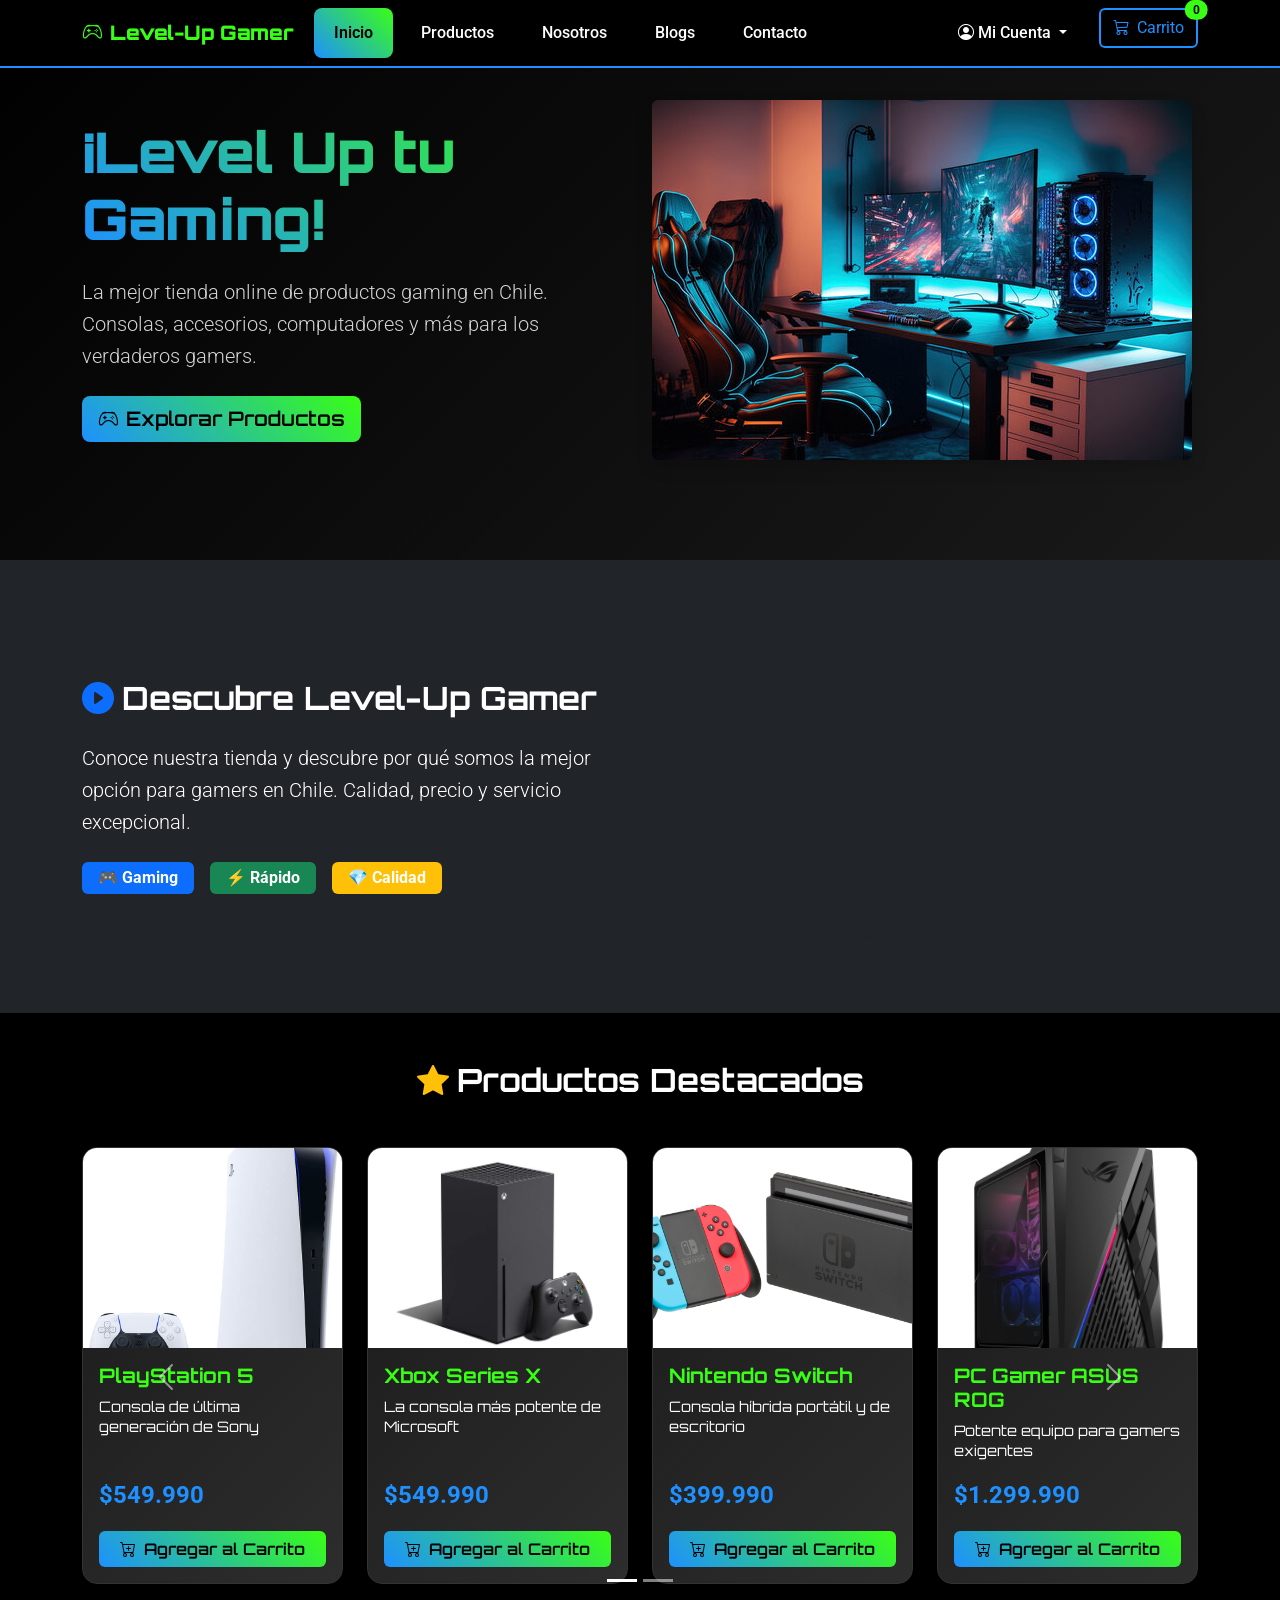
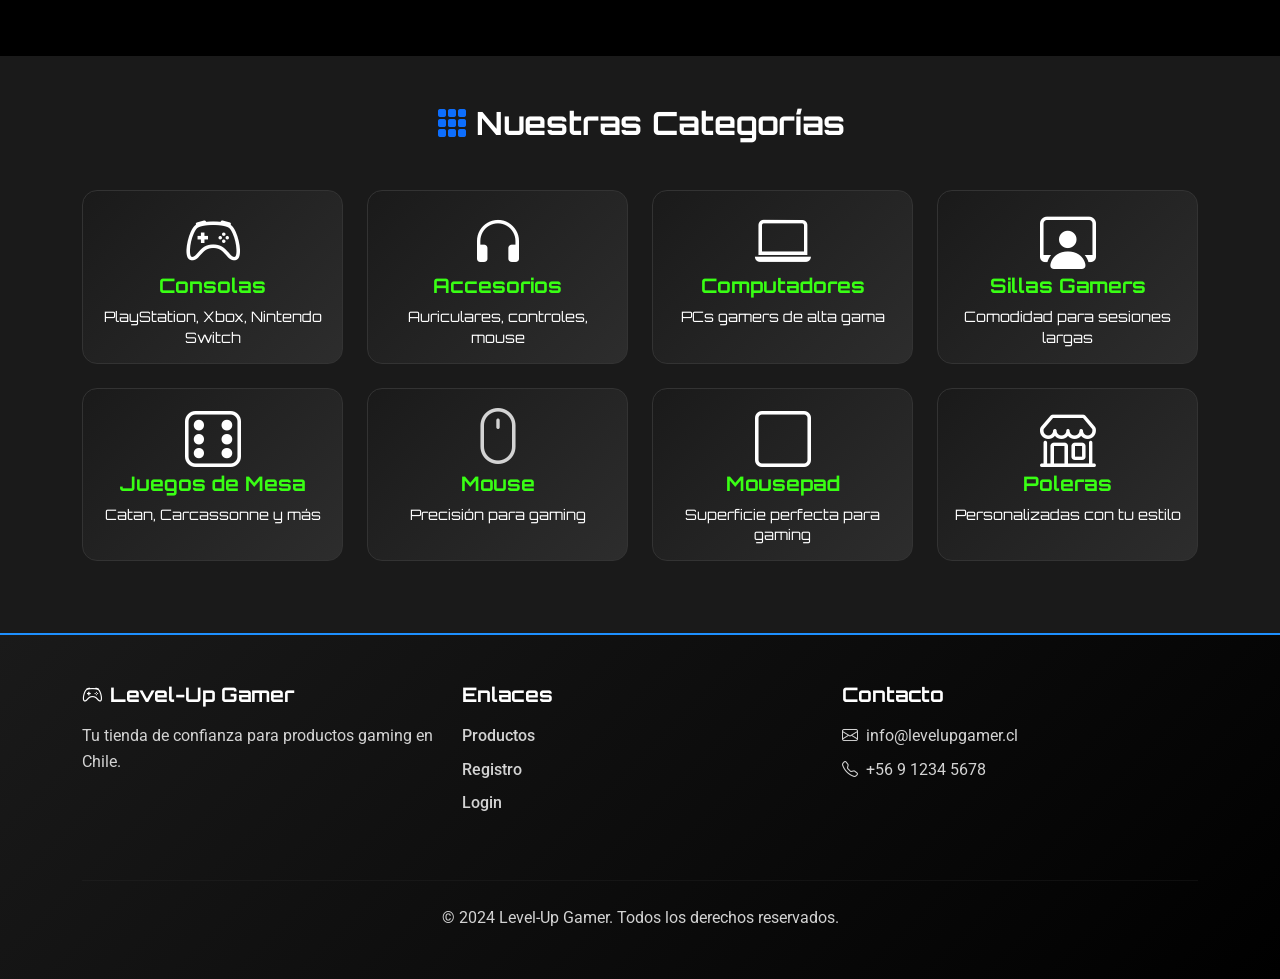
<file: Html/index.html>
<!DOCTYPE html>
<html lang="es">

<head>
    <meta charset="UTF-8">
    <meta name="viewport" content="width=device-width, initial-scale=1.0">
    <title>Level-Up Gamer - Tu Tienda Gaming</title>

    <!-- Favicon -->
    <link rel="icon"
        href="data:image/svg+xml,<svg xmlns='http://www.w3.org/2000/svg' viewBox='0 0 100 100'><text y='.9em' font-size='90'>🎮</text></svg>">

    <!-- Bootstrap 5 CSS -->
    <link href="https://cdn.jsdelivr.net/npm/bootstrap@5.3.0/dist/css/bootstrap.min.css" rel="stylesheet">
    <!-- Bootstrap Icons -->
    <link rel="stylesheet" href="https://cdn.jsdelivr.net/npm/bootstrap-icons@1.10.0/font/bootstrap-icons.css">
    <!-- Custom CSS -->
    <link rel="stylesheet" href="../Css/style.css">
</head>

<body>
    <!-- Navbar -->
    <nav class="navbar navbar-expand-lg navbar-dark navbar-custom fixed-top">
        <div class="container">
            <a class="navbar-brand" href="index.html">
                <i class="bi bi-controller me-2"></i>Level-Up Gamer
            </a>

            <button class="navbar-toggler" type="button" data-bs-toggle="collapse" data-bs-target="#navbarNav">
                <span class="navbar-toggler-icon"></span>
            </button>

            <div class="collapse navbar-collapse" id="navbarNav">
                <ul class="navbar-nav me-auto">
                    <li class="nav-item">
                        <a class="nav-link active" href="index.html">Inicio</a>
                    </li>
                    <li class="nav-item">
                        <a class="nav-link" href="productos.html">Productos</a>
                    </li>
                    <li class="nav-item">
                        <a class="nav-link" href="nosotros.html">Nosotros</a>
                    </li>
                    <li class="nav-item">
                        <a class="nav-link" href="blogs.html">Blogs</a>
                    </li>
                    <li class="nav-item">
                        <a class="nav-link" href="contacto.html">Contacto</a>
                    </li>
                </ul>

                <ul class="navbar-nav">
                    <li class="nav-item dropdown me-2">
                        <a class="nav-link dropdown-toggle text-white" href="#" id="authDropdown" role="button"
                            data-bs-toggle="dropdown">
                            <i class="bi bi-person-circle me-1"></i>Mi Cuenta
                        </a>
                        <ul class="dropdown-menu dropdown-menu-dark">
                            <li><a class="dropdown-item text-white" href="login.html"><i
                                        class="bi bi-box-arrow-in-right me-2"></i>Login</a></li>
                            <li><a class="dropdown-item text-white" href="registro.html"><i
                                        class="bi bi-person-plus me-2"></i>Registro</a></li>
                            <li>
                                <hr class="dropdown-divider">
                            </li>
                            <li><a class="dropdown-item text-warning" href="admin/index.html"><i
                                        class="bi bi-gear me-2"></i>Panel Administrativo</a></li>
                        </ul>
                    </li>
                    <li class="nav-item">
                        <button class="btn btn-outline-gamer position-relative" data-bs-toggle="modal"
                            data-bs-target="#cartModal">
                            <i class="bi bi-cart3 me-2"></i>Carrito
                            <span
                                class="position-absolute top-0 start-100 translate-middle badge rounded-pill cart-badge"
                                id="cartCount">0</span>
                        </button>
                    </li>
                </ul>
            </div>
        </div>
    </nav>

    <!-- Hero Section -->
    <section class="hero-section">
        <div class="container">
            <div class="row align-items-center">
                <div class="col-lg-6">
                    <h1 class="hero-title mb-4">¡Level Up tu Gaming!</h1>
                    <p class="lead text-secondary mb-4">La mejor tienda online de productos gaming en Chile. Consolas,
                        accesorios, computadores y más para los verdaderos gamers.</p>
                    <a href="productos.html" class="btn btn-gamer btn-lg">
                        <i class="bi bi-controller me-2"></i>Explorar Productos
                    </a>
                </div>
                <div class="col-lg-6">
                    <img src="../img/setup-gamer.jpg" alt="Gaming Setup" class="img-fluid rounded shadow">
                </div>
            </div>
        </div>
    </section>

    <!-- Video Promocional -->
    <section class="py-5 bg-dark">
        <div class="container">
            <div class="row align-items-center">
                <div class="col-lg-6">
                    <h2 class="text-white mb-4">
                        <i class="bi bi-play-circle-fill text-primary me-2"></i>Descubre Level-Up Gamer
                    </h2>
                    <p class="lead text-white mb-4">
                        Conoce nuestra tienda y descubre por qué somos la mejor opción para gamers en Chile.
                        Calidad, precio y servicio excepcional.
                    </p>
                    <div class="d-flex gap-3">
                        <span class="badge bg-primary fs-6 px-3 py-2">🎮 Gaming</span>
                        <span class="badge bg-success fs-6 px-3 py-2">⚡ Rápido</span>
                        <span class="badge bg-warning fs-6 px-3 py-2">💎 Calidad</span>
                    </div>
                </div>
                <div class="col-lg-6">
                    <div class="ratio ratio-16x9">
                        <iframe src="https://www.youtube.com/embed/dQw4w9WgXcQ?si=example"
                            title="Level-Up Gamer - Video Promocional" allowfullscreen>
                        </iframe>
                    </div>
                    <p class="text-muted text-center mt-2">
                        <small>Video promocional de Level-Up Gamer</small>
                    </p>
                </div>
            </div>
        </div>
    </section>

    <!-- Productos Destacados -->
    <section class="py-5">
        <div class="container">
            <h2 class="text-center mb-5">
                <i class="bi bi-star-fill text-warning me-2"></i>Productos Destacados
            </h2>

            <!-- Carrusel de Productos -->
            <div id="productsCarousel" class="carousel slide" data-bs-ride="carousel" data-bs-interval="4000">
                <div class="carousel-inner">
                    <!-- Slide 1 -->
                    <div class="carousel-item active">
                        <div class="row">
                            <div class="col-lg-3 col-md-6 mb-4">
                                <div class="card product-card h-100">
                                    <img src="../img/playstation5.jpg" class="card-img-top" alt="PlayStation 5"
                                        style="height: 200px; object-fit: cover;">
                                    <div class="card-body d-flex flex-column">
                                        <h5 class="card-title">PlayStation 5</h5>
                                        <p class="card-text">Consola de última generación de Sony</p>
                                        <div class="mt-auto">
                                            <div class="product-price mb-3">$549.990</div>
                                            <button class="btn btn-gamer w-100"
                                                onclick="addToCart('CO001', 'PlayStation 5', 549990, '../img/playstation5.jpg', 'Consolas')">
                                                <i class="bi bi-cart-plus me-2"></i>Agregar al Carrito
                                            </button>
                                        </div>
                                    </div>
                                </div>
                            </div>

                            <div class="col-lg-3 col-md-6 mb-4">
                                <div class="card product-card h-100">
                                    <img src="../img/xboxseriesx.jpg" class="card-img-top" alt="Xbox Series X"
                                        style="height: 200px; object-fit: cover;">
                                    <div class="card-body d-flex flex-column">
                                        <h5 class="card-title">Xbox Series X</h5>
                                        <p class="card-text">La consola más potente de Microsoft</p>
                                        <div class="mt-auto">
                                            <div class="product-price mb-3">$549.990</div>
                                            <button class="btn btn-gamer w-100"
                                                onclick="addToCart('CO002', 'Xbox Series X', 549990, '../img/xboxseriesx.jpg', 'Consolas')">
                                                <i class="bi bi-cart-plus me-2"></i>Agregar al Carrito
                                            </button>
                                        </div>
                                    </div>
                                </div>
                            </div>

                            <div class="col-lg-3 col-md-6 mb-4">
                                <div class="card product-card h-100">
                                    <img src="../img/nitendo-switch.jpg" class="card-img-top" alt="Nintendo Switch"
                                        style="height: 200px; object-fit: cover;">
                                    <div class="card-body d-flex flex-column">
                                        <h5 class="card-title">Nintendo Switch</h5>
                                        <p class="card-text">Consola híbrida portátil y de escritorio</p>
                                        <div class="mt-auto">
                                            <div class="product-price mb-3">$399.990</div>
                                            <button class="btn btn-gamer w-100"
                                                onclick="addToCart('CO003', 'Nintendo Switch', 399990, '../img/nitendo-switch.jpg', 'Consolas')">
                                                <i class="bi bi-cart-plus me-2"></i>Agregar al Carrito
                                            </button>
                                        </div>
                                    </div>
                                </div>
                            </div>

                            <div class="col-lg-3 col-md-6 mb-4">
                                <div class="card product-card h-100">
                                    <img src="../img/rogstrix.jpg" class="card-img-top" alt="PC Gamer"
                                        style="height: 200px; object-fit: cover;">
                                    <div class="card-body d-flex flex-column">
                                        <h5 class="card-title">PC Gamer ASUS ROG</h5>
                                        <p class="card-text">Potente equipo para gamers exigentes</p>
                                        <div class="mt-auto">
                                            <div class="product-price mb-3">$1.299.990</div>
                                            <button class="btn btn-gamer w-100"
                                                onclick="addToCart('CG001', 'PC Gamer ASUS ROG', 1299990, '../img/rogstrix.jpg', 'Computadores Gamers')">
                                                <i class="bi bi-cart-plus me-2"></i>Agregar al Carrito
                                            </button>
                                        </div>
                                    </div>
                                </div>
                            </div>
                        </div>
                    </div>

                    <!-- Slide 2 -->
                    <div class="carousel-item">
                        <div class="row">
                            <div class="col-lg-3 col-md-6 mb-4">
                                <div class="card product-card h-100">
                                    <img src="../img/hyperx_cloud.jpg" class="card-img-top" alt="Auriculares Gaming"
                                        style="height: 200px; object-fit: cover;">
                                    <div class="card-body d-flex flex-column">
                                        <h5 class="card-title">Auriculares HyperX Cloud II</h5>
                                        <p class="card-text">Sonido envolvente de calidad profesional</p>
                                        <div class="mt-auto">
                                            <div class="product-price mb-3">$79.990</div>
                                            <button class="btn btn-gamer w-100"
                                                onclick="addToCart('AC002', 'Auriculares HyperX Cloud II', 79990, '../img/hyperx_cloud.jpg', 'Accesorios')">
                                                <i class="bi bi-cart-plus me-2"></i>Agregar al Carrito
                                            </button>
                                        </div>
                                    </div>
                                </div>
                            </div>

                            <div class="col-lg-3 col-md-6 mb-4">
                                <div class="card product-card h-100">
                                    <img src="../img/sillagamersecretlab.jpg" class="card-img-top" alt="Silla Gamer"
                                        style="height: 200px; object-fit: cover;">
                                    <div class="card-body d-flex flex-column">
                                        <h5 class="card-title">Silla Gamer Secretlab Titan</h5>
                                        <p class="card-text">Máximo confort para sesiones largas</p>
                                        <div class="mt-auto">
                                            <div class="product-price mb-3">$349.990</div>
                                            <button class="btn btn-gamer w-100"
                                                onclick="addToCart('SG001', 'Silla Gamer Secretlab Titan', 349990, '../img/sillagamersecretlab.jpg', 'Sillas Gamers')">
                                                <i class="bi bi-cart-plus me-2"></i>Agregar al Carrito
                                            </button>
                                        </div>
                                    </div>
                                </div>
                            </div>

                            <div class="col-lg-3 col-md-6 mb-4">
                                <div class="card product-card h-100">
                                    <img src="../img/g502-heroe.jpg" class="card-img-top" alt="Mouse Gaming"
                                        style="height: 200px; object-fit: cover;">
                                    <div class="card-body d-flex flex-column">
                                        <h5 class="card-title">Mouse Logitech G502 HERO</h5>
                                        <p class="card-text">Precisión y personalización para gamers</p>
                                        <div class="mt-auto">
                                            <div class="product-price mb-3">$49.990</div>
                                            <button class="btn btn-gamer w-100"
                                                onclick="addToCart('MS001', 'Mouse Logitech G502 HERO', 49990, '../img/g502-heroe.jpg', 'Mouse')">
                                                <i class="bi bi-cart-plus me-2"></i>Agregar al Carrito
                                            </button>
                                        </div>
                                    </div>
                                </div>
                            </div>

                            <div class="col-lg-3 col-md-6 mb-4">
                                <div class="card product-card h-100">
                                    <img src="../img/rogstrix.jpg" class="card-img-top" alt="PC Gamer"
                                        style="height: 200px; object-fit: cover;">
                                    <div class="card-body d-flex flex-column">
                                        <h5 class="card-title">PC Gamer ASUS ROG Strix</h5>
                                        <p class="card-text">Potente equipo para gamers exigentes</p>
                                        <div class="mt-auto">
                                            <div class="product-price mb-3">$1.299.990</div>
                                            <button class="btn btn-gamer w-100"
                                                onclick="addToCart('CG001', 'PC Gamer ASUS ROG Strix', 1299990, '../img/rogstrix.jpg', 'Computadores Gamers')">
                                                <i class="bi bi-cart-plus me-2"></i>Agregar al Carrito
                                            </button>
                                        </div>
                                    </div>
                                </div>
                            </div>
                        </div>
                    </div>
                </div>

                <!-- Controles del carrusel -->
                <button class="carousel-control-prev" type="button" data-bs-target="#productsCarousel"
                    data-bs-slide="prev">
                    <span class="carousel-control-prev-icon" aria-hidden="true"></span>
                    <span class="visually-hidden">Anterior</span>
                </button>
                <button class="carousel-control-next" type="button" data-bs-target="#productsCarousel"
                    data-bs-slide="next">
                    <span class="carousel-control-next-icon" aria-hidden="true"></span>
                    <span class="visually-hidden">Siguiente</span>
                </button>

                <!-- Indicadores -->
                <div class="carousel-indicators">
                    <button type="button" data-bs-target="#productsCarousel" data-bs-slide-to="0"
                        class="active"></button>
                    <button type="button" data-bs-target="#productsCarousel" data-bs-slide-to="1"></button>
                </div>
            </div>
        </div>
    </section>

    <!-- Categorías -->
    <section class="py-5" style="background: #1a1a1a;">
        <div class="container">
            <h2 class="text-center mb-5">
                <i class="bi bi-grid-3x3-gap-fill text-primary me-2"></i>Nuestras Categorías
            </h2>

            <div class="row">
                <div class="col-lg-3 col-md-4 col-sm-6 mb-4">
                    <div class="card product-card text-center h-100 category-card"
                        onclick="filterByCategory('Consolas')" style="cursor: pointer;">
                        <div class="card-body">
                            <i class="bi bi-controller display-4 text-primary mb-3"></i>
                            <h5 class="card-title">Consolas</h5>
                            <p class="card-text">PlayStation, Xbox, Nintendo Switch</p>
                        </div>
                    </div>
                </div>

                <div class="col-lg-3 col-md-4 col-sm-6 mb-4">
                    <div class="card product-card text-center h-100 category-card"
                        onclick="filterByCategory('Accesorios')" style="cursor: pointer;">
                        <div class="card-body">
                            <i class="bi bi-headphones display-4 text-success mb-3"></i>
                            <h5 class="card-title">Accesorios</h5>
                            <p class="card-text">Auriculares, controles, mouse</p>
                        </div>
                    </div>
                </div>

                <div class="col-lg-3 col-md-4 col-sm-6 mb-4">
                    <div class="card product-card text-center h-100 category-card"
                        onclick="filterByCategory('Computadores Gamers')" style="cursor: pointer;">
                        <div class="card-body">
                            <i class="bi bi-laptop display-4 text-warning mb-3"></i>
                            <h5 class="card-title">Computadores</h5>
                            <p class="card-text">PCs gamers de alta gama</p>
                        </div>
                    </div>
                </div>

                <div class="col-lg-3 col-md-4 col-sm-6 mb-4">
                    <div class="card product-card text-center h-100 category-card"
                        onclick="filterByCategory('Sillas Gamers')" style="cursor: pointer;">
                        <div class="card-body">
                            <i class="bi bi-person-workspace display-4 text-info mb-3"></i>
                            <h5 class="card-title">Sillas Gamers</h5>
                            <p class="card-text">Comodidad para sesiones largas</p>
                        </div>
                    </div>
                </div>

                <div class="col-lg-3 col-md-4 col-sm-6 mb-4">
                    <div class="card product-card text-center h-100 category-card"
                        onclick="filterByCategory('Juegos de Mesa')" style="cursor: pointer;">
                        <div class="card-body">
                            <i class="bi bi-dice-6 display-4 text-danger mb-3"></i>
                            <h5 class="card-title">Juegos de Mesa</h5>
                            <p class="card-text">Catan, Carcassonne y más</p>
                        </div>
                    </div>
                </div>

                <div class="col-lg-3 col-md-4 col-sm-6 mb-4">
                    <div class="card product-card text-center h-100 category-card" onclick="filterByCategory('Mouse')"
                        style="cursor: pointer;">
                        <div class="card-body">
                            <i class="bi bi-mouse display-4 text-secondary mb-3"></i>
                            <h5 class="card-title">Mouse</h5>
                            <p class="card-text">Precisión para gaming</p>
                        </div>
                    </div>
                </div>

                <div class="col-lg-3 col-md-4 col-sm-6 mb-4">
                    <div class="card product-card text-center h-100 category-card"
                        onclick="filterByCategory('Mousepad')" style="cursor: pointer;">
                        <div class="card-body">
                            <i class="bi bi-square display-4 text-light mb-3"></i>
                            <h5 class="card-title">Mousepad</h5>
                            <p class="card-text">Superficie perfecta para gaming</p>
                        </div>
                    </div>
                </div>

                <div class="col-lg-3 col-md-4 col-sm-6 mb-4">
                    <div class="card product-card text-center h-100 category-card"
                        onclick="filterByCategory('Poleras Personalizadas')" style="cursor: pointer;">
                        <div class="card-body">
                            <i class="bi bi-shop display-4 text-primary mb-3"></i>
                            <h5 class="card-title">Poleras</h5>
                            <p class="card-text">Personalizadas con tu estilo</p>
                        </div>
                    </div>
                </div>
            </div>
        </div>
    </section>

    <!-- Footer -->
    <footer class="footer-custom py-5">
        <div class="container">
            <div class="row">
                <div class="col-lg-4 mb-4">
                    <h5 class="fw-bold mb-3">
                        <i class="bi bi-controller me-2"></i>Level-Up Gamer
                    </h5>
                    <p class="text-secondary">Tu tienda de confianza para productos gaming en Chile.</p>
                </div>
                <div class="col-lg-4 mb-4">
                    <h5 class="fw-bold mb-3">Enlaces</h5>
                    <ul class="list-unstyled">
                        <li class="mb-2"><a href="productos.html"
                                class="text-secondary text-decoration-none">Productos</a></li>
                        <li class="mb-2"><a href="registro.html"
                                class="text-secondary text-decoration-none">Registro</a></li>
                        <li class="mb-2"><a href="login.html" class="text-secondary text-decoration-none">Login</a></li>
                    </ul>
                </div>
                <div class="col-lg-4 mb-4">
                    <h5 class="fw-bold mb-3">Contacto</h5>
                    <p class="text-secondary mb-2">
                        <i class="bi bi-envelope me-2"></i>info@levelupgamer.cl
                    </p>
                    <p class="text-secondary">
                        <i class="bi bi-telephone me-2"></i>+56 9 1234 5678
                    </p>
                </div>
            </div>
            <hr class="my-4" style="border-color: #333;">
            <div class="row">
                <div class="col-12 text-center">
                    <p class="text-secondary mb-0">&copy; 2024 Level-Up Gamer. Todos los derechos reservados.</p>
                </div>
            </div>
        </div>
    </footer>

    <!-- Cart Modal -->
    <div class="modal fade" id="cartModal" tabindex="-1">
        <div class="modal-dialog modal-lg">
            <div class="modal-content" style="background: #1a1a1a; color: white;">
                <div class="modal-header border-secondary">
                    <h5 class="modal-title">
                        <i class="bi bi-cart3 me-2"></i>Carrito de Compras
                    </h5>
                    <button type="button" class="btn-close btn-close-white" data-bs-dismiss="modal"></button>
                </div>
                <div class="modal-body">
                    <div id="cartContent">
                        <!-- Los items del carrito se cargarán dinámicamente -->
                    </div>
                </div>
            </div>
        </div>
    </div>

    <!-- Bootstrap 5 JS -->
    <script src="https://cdn.jsdelivr.net/npm/bootstrap@5.3.0/dist/js/bootstrap.bundle.min.js"></script>
    <!-- Custom JS -->
    <script src="../js/cart.js"></script>

    <script>
        // Función para filtrar por categoría
        function filterByCategory(category) {
            // Redirigir a la página de productos con filtro
            window.location.href = `productos.html?category=${encodeURIComponent(category)}`;
        }

        // Agregar estilos para las categorías
        document.addEventListener('DOMContentLoaded', function () {
            const categoryCards = document.querySelectorAll('.category-card');
            categoryCards.forEach(card => {
                card.addEventListener('mouseenter', function () {
                    this.style.transform = 'translateY(-5px)';
                    this.style.boxShadow = '0 10px 25px rgba(30, 144, 255, 0.3)';
                });

                card.addEventListener('mouseleave', function () {
                    this.style.transform = 'translateY(0)';
                    this.style.boxShadow = '0 5px 15px rgba(0, 0, 0, 0.3)';
                });
            });
        });
    </script>
</body>

</html>
</file>
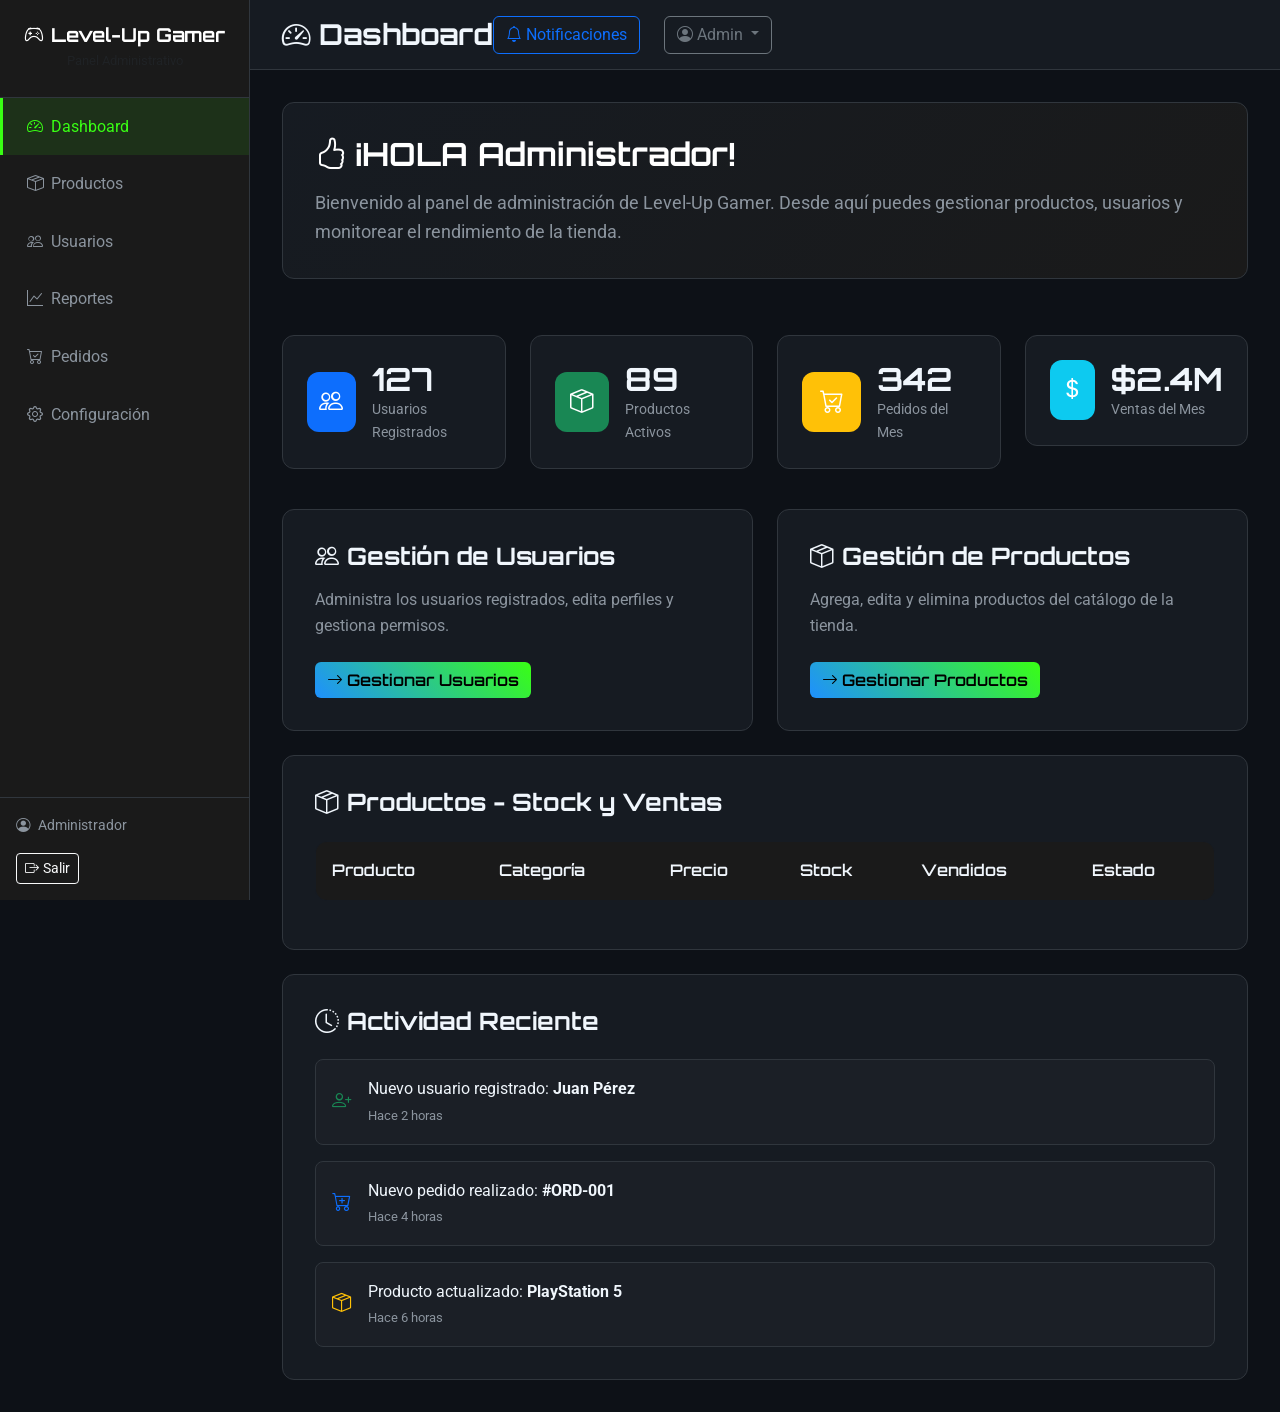
<file: Html/admin/index.html>
<!DOCTYPE html>
<html lang="es">
<head>
    <meta charset="UTF-8">
    <meta name="viewport" content="width=device-width, initial-scale=1.0">
    <title>Administrador - Level-Up Gamer</title>
    
    <!-- Favicon -->
    <link rel="icon" href="data:image/svg+xml,<svg xmlns='http://www.w3.org/2000/svg' viewBox='0 0 100 100'><text y='.9em' font-size='90'>🎮</text></svg>">
    
    <!-- Bootstrap 5 CSS -->
    <link href="https://cdn.jsdelivr.net/npm/bootstrap@5.3.0/dist/css/bootstrap.min.css" rel="stylesheet">
    <!-- Bootstrap Icons -->
    <link rel="stylesheet" href="https://cdn.jsdelivr.net/npm/bootstrap-icons@1.10.0/font/bootstrap-icons.css">
    <!-- Custom CSS -->
    <link rel="stylesheet" href="../../Css/style.css">
    <link rel="stylesheet" href="../../Css/admin.css">
</head>
<body class="admin-body">
    <!-- Sidebar -->
    <nav class="sidebar">
        <div class="sidebar-header">
            <h4 class="text-white">
                <i class="bi bi-controller me-2"></i>Level-Up Gamer
            </h4>
            <small class="text-muted">Panel Administrativo</small>
        </div>
        
        <ul class="sidebar-menu">
            <li class="menu-item active">
                <a href="index.html" class="menu-link">
                    <i class="bi bi-speedometer2 me-2"></i>Dashboard
                </a>
            </li>
            <li class="menu-item">
                <a href="../productos.html" class="menu-link">
                    <i class="bi bi-box-seam me-2"></i>Productos
                </a>
            </li>
            <li class="menu-item">
                <a href="usuarios.html" class="menu-link">
                    <i class="bi bi-people me-2"></i>Usuarios
                </a>
            </li>
            <li class="menu-item">
                <a href="#" class="menu-link">
                    <i class="bi bi-graph-up me-2"></i>Reportes
                </a>
            </li>
            <li class="menu-item">
                <a href="#" class="menu-link">
                    <i class="bi bi-cart-check me-2"></i>Pedidos
                </a>
            </li>
            <li class="menu-item">
                <a href="#" class="menu-link">
                    <i class="bi bi-gear me-2"></i>Configuración
                </a>
            </li>
        </ul>
        
        <div class="sidebar-footer">
            <div class="user-info">
                <i class="bi bi-person-circle me-2"></i>
                <span>Administrador</span>
            </div>
            <a href="../index.html" class="btn btn-outline-light btn-sm">
                <i class="bi bi-box-arrow-right me-1"></i>Salir
            </a>
        </div>
    </nav>

    <!-- Main Content -->
    <main class="main-content">
        <!-- Header -->
        <header class="admin-header">
            <div class="d-flex justify-content-between align-items-center">
                <h1 class="admin-title">
                    <i class="bi bi-speedometer2 me-2"></i>Dashboard
                </h1>
                <div class="header-actions">
                    <button class="btn btn-outline-primary me-2">
                        <i class="bi bi-bell me-1"></i>Notificaciones
                    </button>
                    <div class="dropdown">
                        <button class="btn btn-outline-secondary dropdown-toggle" type="button" data-bs-toggle="dropdown">
                            <i class="bi bi-person-circle me-1"></i>Admin
                        </button>
                        <ul class="dropdown-menu">
                            <li><a class="dropdown-item" href="#"><i class="bi bi-person me-2"></i>Perfil</a></li>
                            <li><a class="dropdown-item" href="#"><i class="bi bi-gear me-2"></i>Configuración</a></li>
                            <li><hr class="dropdown-divider"></li>
                            <li><a class="dropdown-item" href="../index.html"><i class="bi bi-box-arrow-right me-2"></i>Salir</a></li>
                        </ul>
                    </div>
                </div>
            </div>
        </header>

        <!-- Dashboard Content -->
        <div class="admin-content">
            <!-- Welcome Section -->
            <div class="row mb-4">
                <div class="col-12">
                    <div class="welcome-card">
                        <h2 class="welcome-title">
                            <i class="bi bi-hand-thumbs-up me-2"></i>¡HOLA Administrador!
                        </h2>
                        <p class="welcome-text">
                            Bienvenido al panel de administración de Level-Up Gamer. 
                            Desde aquí puedes gestionar productos, usuarios y monitorear el rendimiento de la tienda.
                        </p>
                    </div>
                </div>
            </div>

            <!-- Stats Cards -->
            <div class="row mb-4">
                <div class="col-lg-3 col-md-6 mb-3">
                    <div class="stat-card">
                        <div class="stat-icon bg-primary">
                            <i class="bi bi-people"></i>
                        </div>
                        <div class="stat-content">
                            <h3 class="stat-number" id="totalUsers">127</h3>
                            <p class="stat-label">Usuarios Registrados</p>
                        </div>
                    </div>
                </div>
                <div class="col-lg-3 col-md-6 mb-3">
                    <div class="stat-card">
                        <div class="stat-icon bg-success">
                            <i class="bi bi-box-seam"></i>
                        </div>
                        <div class="stat-content">
                            <h3 class="stat-number">89</h3>
                            <p class="stat-label">Productos Activos</p>
                        </div>
                    </div>
                </div>
                <div class="col-lg-3 col-md-6 mb-3">
                    <div class="stat-card">
                        <div class="stat-icon bg-warning">
                            <i class="bi bi-cart-check"></i>
                        </div>
                        <div class="stat-content">
                            <h3 class="stat-number">342</h3>
                            <p class="stat-label">Pedidos del Mes</p>
                        </div>
                    </div>
                </div>
                <div class="col-lg-3 col-md-6 mb-3">
                    <div class="stat-card">
                        <div class="stat-icon bg-info">
                            <i class="bi bi-currency-dollar"></i>
                        </div>
                        <div class="stat-content">
                            <h3 class="stat-number">$2.4M</h3>
                            <p class="stat-label">Ventas del Mes</p>
                        </div>
                    </div>
                </div>
            </div>

            <!-- Quick Actions -->
            <div class="row">
                <div class="col-lg-6 mb-4">
                    <div class="action-card">
                        <h4 class="action-title">
                            <i class="bi bi-people me-2"></i>Gestión de Usuarios
                        </h4>
                        <p class="action-text">
                            Administra los usuarios registrados, edita perfiles y gestiona permisos.
                        </p>
                        <a href="usuarios.html" class="btn btn-gamer">
                            <i class="bi bi-arrow-right me-1"></i>Gestionar Usuarios
                        </a>
                    </div>
                </div>
                <div class="col-lg-6 mb-4">
                    <div class="action-card">
                        <h4 class="action-title">
                            <i class="bi bi-box-seam me-2"></i>Gestión de Productos
                        </h4>
                        <p class="action-text">
                            Agrega, edita y elimina productos del catálogo de la tienda.
                        </p>
                        <a href="productos.html" class="btn btn-gamer">
                            <i class="bi bi-arrow-right me-1"></i>Gestionar Productos
                        </a>
                    </div>
                </div>
            </div>

            <!-- Productos con Stock -->
            <div class="row mb-4">
                <div class="col-12">
                    <div class="activity-card">
                        <h4 class="activity-title">
                            <i class="bi bi-box-seam me-2"></i>Productos - Stock y Ventas
                        </h4>
                        <div class="table-responsive">
                            <table class="table table-dark table-sm">
                                <thead>
                                    <tr>
                                        <th>Producto</th>
                                        <th>Categoría</th>
                                        <th>Precio</th>
                                        <th>Stock</th>
                                        <th>Vendidos</th>
                                        <th>Estado</th>
                                    </tr>
                                </thead>
                                <tbody id="productsListBody">
                                    <!-- Los productos se cargarán aquí con JavaScript -->
                                </tbody>
                            </table>
                        </div>
                    </div>
                </div>
            </div>

            <!-- Recent Activity -->
            <div class="row">
                <div class="col-12">
                    <div class="activity-card">
                        <h4 class="activity-title">
                            <i class="bi bi-clock-history me-2"></i>Actividad Reciente
                        </h4>
                        <div class="activity-list">
                            <div class="activity-item">
                                <i class="bi bi-person-plus text-success"></i>
                                <div class="activity-content">
                                    <p class="activity-text">Nuevo usuario registrado: <strong>Juan Pérez</strong></p>
                                    <small class="activity-time">Hace 2 horas</small>
                                </div>
                            </div>
                            <div class="activity-item">
                                <i class="bi bi-cart-plus text-primary"></i>
                                <div class="activity-content">
                                    <p class="activity-text">Nuevo pedido realizado: <strong>#ORD-001</strong></p>
                                    <small class="activity-time">Hace 4 horas</small>
                                </div>
                            </div>
                            <div class="activity-item">
                                <i class="bi bi-box-seam text-warning"></i>
                                <div class="activity-content">
                                    <p class="activity-text">Producto actualizado: <strong>PlayStation 5</strong></p>
                                    <small class="activity-time">Hace 6 horas</small>
                                </div>
                            </div>
                        </div>
                    </div>
                </div>
            </div>
        </div>
    </main>

    <!-- Bootstrap JS -->
    <script src="https://cdn.jsdelivr.net/npm/bootstrap@5.3.0/dist/js/bootstrap.bundle.min.js"></script>
    <!-- Custom JS -->
    <script src="../../js/admin.js"></script>
    <script src="../../js/admin-users.js"></script>
</body>
</html>
</file>
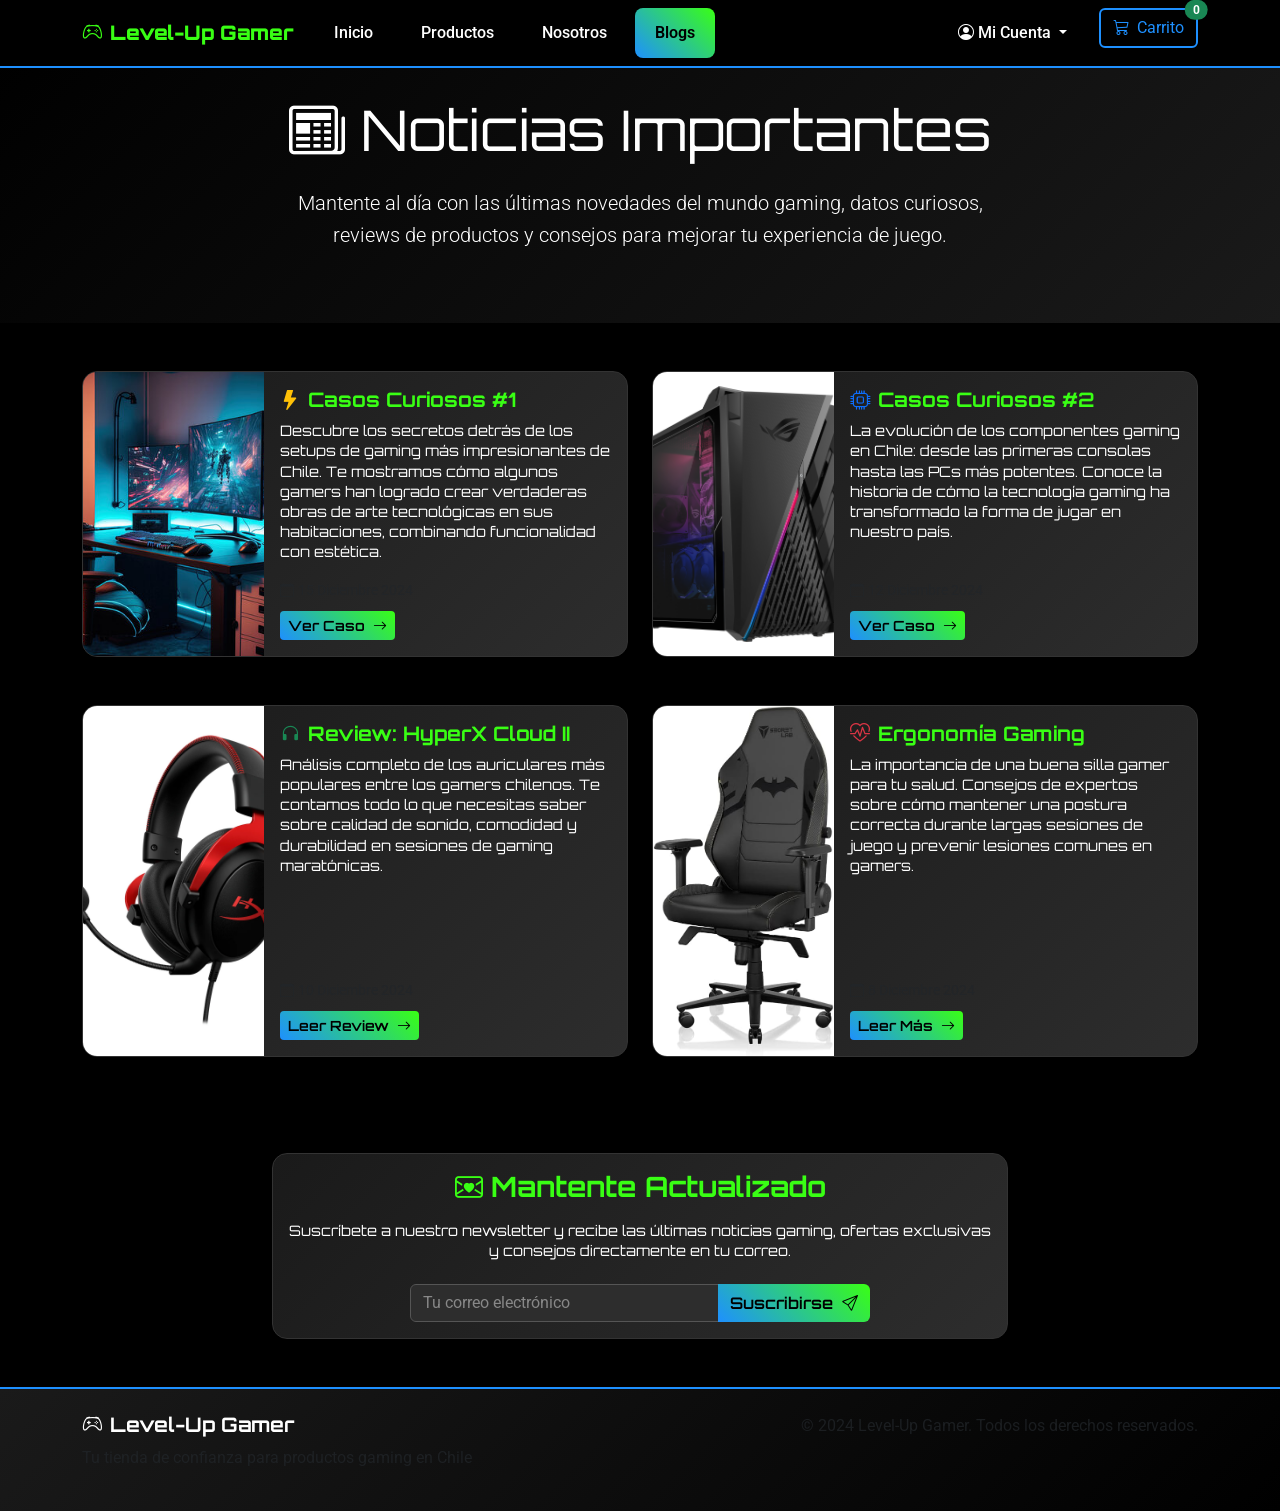
<file: Html/blogs.html>
<!DOCTYPE html>
<html lang="es">
<head>
    <meta charset="UTF-8">
    <meta name="viewport" content="width=device-width, initial-scale=1.0">
    <title>Blogs - Level-Up Gamer</title>
    
    <!-- Favicon -->
    <link rel="icon" href="data:image/svg+xml,<svg xmlns='http://www.w3.org/2000/svg' viewBox='0 0 100 100'><text y='.9em' font-size='90'>🎮</text></svg>">
    
    <!-- Bootstrap 5 CSS -->
    <link href="https://cdn.jsdelivr.net/npm/bootstrap@5.3.0/dist/css/bootstrap.min.css" rel="stylesheet">
    <!-- Bootstrap Icons -->
    <link rel="stylesheet" href="https://cdn.jsdelivr.net/npm/bootstrap-icons@1.10.0/font/bootstrap-icons.css">
    <!-- Custom CSS -->
    <link rel="stylesheet" href="../Css/style.css">
</head>
<body>
    <!-- Navbar -->
    <nav class="navbar navbar-expand-lg navbar-dark navbar-custom fixed-top">
        <div class="container">
            <a class="navbar-brand" href="index.html">
                <i class="bi bi-controller me-2"></i>Level-Up Gamer
            </a>
            
            <button class="navbar-toggler" type="button" data-bs-toggle="collapse" data-bs-target="#navbarNav">
                <span class="navbar-toggler-icon"></span>
            </button>
            
            <div class="collapse navbar-collapse" id="navbarNav">
                <ul class="navbar-nav me-auto">
                    <li class="nav-item">
                        <a class="nav-link" href="index.html">Inicio</a>
                    </li>
                    <li class="nav-item">
                        <a class="nav-link" href="productos.html">Productos</a>
                    </li>
                    <li class="nav-item">
                        <a class="nav-link" href="nosotros.html">Nosotros</a>
                    </li>
                    <li class="nav-item">
                        <a class="nav-link active" href="blogs.html">Blogs</a>
                    </li>
                </ul>
                
                <ul class="navbar-nav">
                    <li class="nav-item dropdown me-2">
                        <a class="nav-link dropdown-toggle text-white" href="#" id="authDropdown" role="button" data-bs-toggle="dropdown">
                            <i class="bi bi-person-circle me-1"></i>Mi Cuenta
                        </a>
                        <ul class="dropdown-menu dropdown-menu-dark">
                            <li><a class="dropdown-item text-white" href="login.html"><i class="bi bi-box-arrow-in-right me-2"></i>Login</a></li>
                            <li><a class="dropdown-item text-white" href="registro.html"><i class="bi bi-person-plus me-2"></i>Registro</a></li>
                        </ul>
                    </li>
                    <li class="nav-item">
                        <button class="btn btn-outline-gamer position-relative" data-bs-toggle="modal" data-bs-target="#cartModal">
                            <i class="bi bi-cart3 me-2"></i>Carrito
                            <span class="position-absolute top-0 start-100 translate-middle badge rounded-pill bg-success" id="cartBadge">0</span>
                        </button>
                    </li>
                </ul>
            </div>
        </div>
    </nav>

    <!-- Main Content -->
    <main class="pt-5">
        <!-- Hero Section -->
        <section class="hero-section py-5">
            <div class="container">
                <div class="row">
                    <div class="col-lg-8 mx-auto text-center">
                        <h1 class="display-4 mb-4">
                            <i class="bi bi-newspaper me-3"></i>Noticias Importantes
                        </h1>
                        <p class="lead mb-4">
                            Mantente al día con las últimas novedades del mundo gaming, datos curiosos, reviews de productos y consejos para mejorar tu experiencia de juego.
                        </p>
                    </div>
                </div>
            </div>
        </section>

        <!-- Blog Posts -->
        <section class="py-5">
            <div class="container">
                <div class="row">
                    <!-- Blog Post 1 -->
                    <div class="col-lg-6 mb-5">
                        <div class="card product-card h-100">
                            <div class="row g-0 h-100">
                                <div class="col-md-4">
                                    <img src="../img/setup-gamer.jpg" class="img-fluid rounded-start h-100" style="object-fit: cover;" alt="Setup Gamer Profesional">
                                </div>
                                <div class="col-md-8">
                                    <div class="card-body d-flex flex-column h-100">
                                        <h5 class="card-title">
                                            <i class="bi bi-lightning-fill text-warning me-2"></i>Casos Curiosos #1
                                        </h5>
                                        <p class="card-text flex-grow-1">
                                            Descubre los secretos detrás de los setups de gaming más impresionantes de Chile. 
                                            Te mostramos cómo algunos gamers han logrado crear verdaderas obras de arte tecnológicas 
                                            en sus habitaciones, combinando funcionalidad con estética.
                                        </p>
                                        <div class="mt-auto">
                                            <small class="text-muted">
                                                <i class="bi bi-calendar me-1"></i>15 Diciembre 2024
                                            </small>
                                            <div class="mt-2">
                                                <a href="blog-detail-1.html" class="btn btn-gamer btn-sm">
                                                    Ver Caso <i class="bi bi-arrow-right ms-1"></i>
                                                </a>
                                            </div>
                                        </div>
                                    </div>
                                </div>
                            </div>
                        </div>
                    </div>

                    <!-- Blog Post 2 -->
                    <div class="col-lg-6 mb-5">
                        <div class="card product-card h-100">
                            <div class="row g-0 h-100">
                                <div class="col-md-4">
                                    <img src="../img/rogstrix.jpg" class="img-fluid rounded-start h-100" style="object-fit: cover;" alt="PC Gamer ASUS ROG">
                                </div>
                                <div class="col-md-8">
                                    <div class="card-body d-flex flex-column h-100">
                                        <h5 class="card-title">
                                            <i class="bi bi-cpu text-primary me-2"></i>Casos Curiosos #2
                                        </h5>
                                        <p class="card-text flex-grow-1">
                                            La evolución de los componentes gaming en Chile: desde las primeras consolas hasta 
                                            las PCs más potentes. Conoce la historia de cómo la tecnología gaming ha transformado 
                                            la forma de jugar en nuestro país.
                                        </p>
                                        <div class="mt-auto">
                                            <small class="text-muted">
                                                <i class="bi bi-calendar me-1"></i>12 Diciembre 2024
                                            </small>
                                            <div class="mt-2">
                                                <a href="blog-detail-2.html" class="btn btn-gamer btn-sm">
                                                    Ver Caso <i class="bi bi-arrow-right ms-1"></i>
                                                </a>
                                            </div>
                                        </div>
                                    </div>
                                </div>
                            </div>
                        </div>
                    </div>

                    <!-- Blog Post 3 -->
                    <div class="col-lg-6 mb-5">
                        <div class="card product-card h-100">
                            <div class="row g-0 h-100">
                                <div class="col-md-4">
                                    <img src="../img/hyperx_cloud.jpg" class="img-fluid rounded-start h-100" style="object-fit: cover;" alt="Auriculares HyperX">
                                </div>
                                <div class="col-md-8">
                                    <div class="card-body d-flex flex-column h-100">
                                        <h5 class="card-title">
                                            <i class="bi bi-headphones text-success me-2"></i>Review: HyperX Cloud II
                                        </h5>
                                        <p class="card-text flex-grow-1">
                                            Análisis completo de los auriculares más populares entre los gamers chilenos. 
                                            Te contamos todo lo que necesitas saber sobre calidad de sonido, comodidad 
                                            y durabilidad en sesiones de gaming maratónicas.
                                        </p>
                                        <div class="mt-auto">
                                            <small class="text-muted">
                                                <i class="bi bi-calendar me-1"></i>10 Diciembre 2024
                                            </small>
                                            <div class="mt-2">
                                                <a href="#" class="btn btn-gamer btn-sm">
                                                    Leer Review <i class="bi bi-arrow-right ms-1"></i>
                                                </a>
                                            </div>
                                        </div>
                                    </div>
                                </div>
                            </div>
                        </div>
                    </div>

                    <!-- Blog Post 4 -->
                    <div class="col-lg-6 mb-5">
                        <div class="card product-card h-100">
                            <div class="row g-0 h-100">
                                <div class="col-md-4">
                                    <img src="../img/sillagamersecretlab.jpg" class="img-fluid rounded-start h-100" style="object-fit: cover;" alt="Silla Gamer Secretlab">
                                </div>
                                <div class="col-md-8">
                                    <div class="card-body d-flex flex-column h-100">
                                        <h5 class="card-title">
                                            <i class="bi bi-heart-pulse text-danger me-2"></i>Ergonomía Gaming
                                        </h5>
                                        <p class="card-text flex-grow-1">
                                            La importancia de una buena silla gamer para tu salud. Consejos de expertos 
                                            sobre cómo mantener una postura correcta durante largas sesiones de juego 
                                            y prevenir lesiones comunes en gamers.
                                        </p>
                                        <div class="mt-auto">
                                            <small class="text-muted">
                                                <i class="bi bi-calendar me-1"></i>8 Diciembre 2024
                                            </small>
                                            <div class="mt-2">
                                                <a href="#" class="btn btn-gamer btn-sm">
                                                    Leer Más <i class="bi bi-arrow-right ms-1"></i>
                                                </a>
                                            </div>
                                        </div>
                                    </div>
                                </div>
                            </div>
                        </div>
                    </div>
                </div>

                <!-- Newsletter Section -->
                <div class="row mt-5">
                    <div class="col-lg-8 mx-auto">
                        <div class="card product-card">
                            <div class="card-body text-center">
                                <h3 class="card-title mb-3">
                                    <i class="bi bi-envelope-heart me-2"></i>Mantente Actualizado
                                </h3>
                                <p class="card-text mb-4">
                                    Suscríbete a nuestro newsletter y recibe las últimas noticias gaming, 
                                    ofertas exclusivas y consejos directamente en tu correo.
                                </p>
                                <div class="row">
                                    <div class="col-md-8 mx-auto">
                                        <div class="input-group">
                                            <input type="email" class="form-control" placeholder="Tu correo electrónico">
                                            <button class="btn btn-gamer" type="button">
                                                Suscribirse <i class="bi bi-send ms-1"></i>
                                            </button>
                                        </div>
                                    </div>
                                </div>
                            </div>
                        </div>
                    </div>
                </div>
            </div>
        </section>
    </main>

    <!-- Footer -->
    <footer class="footer-custom py-4">
        <div class="container">
            <div class="row">
                <div class="col-md-6">
                    <h5><i class="bi bi-controller me-2"></i>Level-Up Gamer</h5>
                    <p class="text-muted">Tu tienda de confianza para productos gaming en Chile</p>
                </div>
                <div class="col-md-6 text-md-end">
                    <p class="text-muted">&copy; 2024 Level-Up Gamer. Todos los derechos reservados.</p>
                </div>
            </div>
        </div>
    </footer>

    <!-- Cart Modal -->
    <div class="modal fade" id="cartModal" tabindex="-1">
        <div class="modal-dialog modal-lg">
            <div class="modal-content bg-dark">
                <div class="modal-header">
                    <h5 class="modal-title text-white">
                        <i class="bi bi-cart3 me-2"></i>Carrito de Compras
                    </h5>
                    <button type="button" class="btn-close btn-close-white" data-bs-dismiss="modal"></button>
                </div>
                <div class="modal-body" id="cartContent">
                    <p class="text-white">Tu carrito está vacío</p>
                </div>
                <div class="modal-footer">
                    <button type="button" class="btn btn-secondary" data-bs-dismiss="modal">Cerrar</button>
                    <button type="button" class="btn btn-gamer" onclick="proceedToCheckout()">Proceder al Pago</button>
                </div>
            </div>
        </div>
    </div>

    <!-- Bootstrap JS -->
    <script src="https://cdn.jsdelivr.net/npm/bootstrap@5.3.0/dist/js/bootstrap.bundle.min.js"></script>
    <!-- Custom JS -->
    <script src="../js/cart.js"></script>
</body>
</html>
</file>
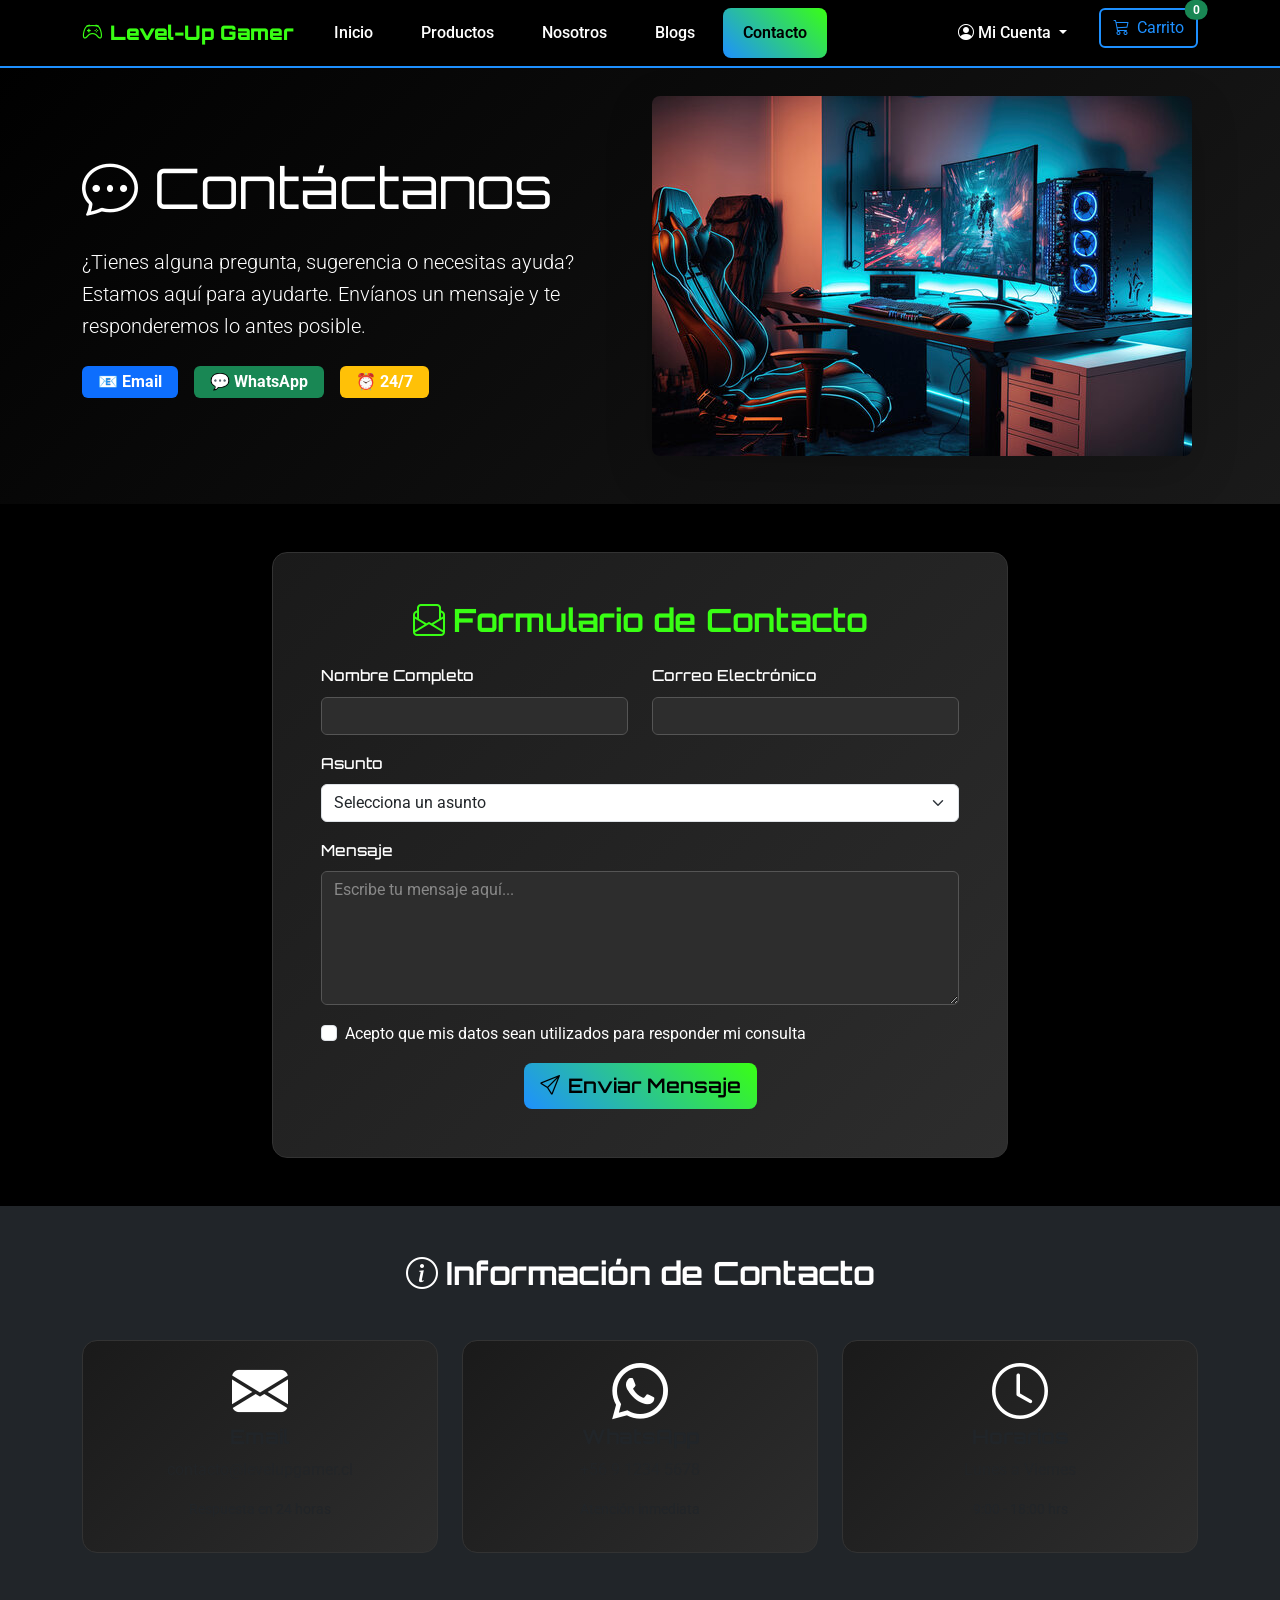
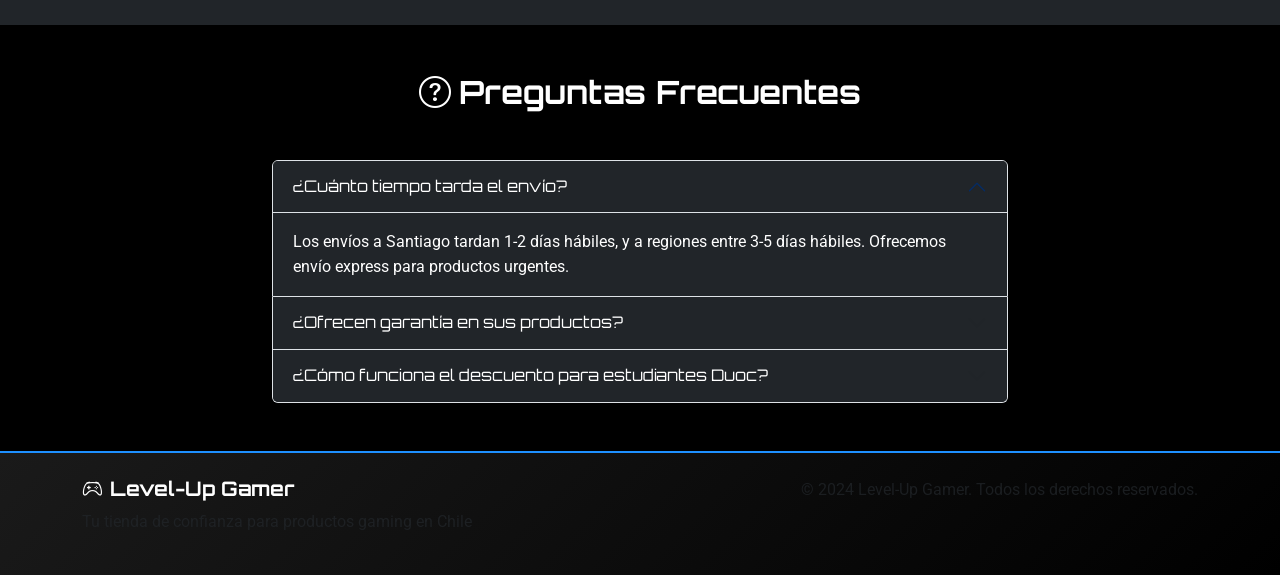
<file: Html/contacto.html>
<!DOCTYPE html>
<html lang="es">
<head>
    <meta charset="UTF-8">
    <meta name="viewport" content="width=device-width, initial-scale=1.0">
    <title>Contacto - Level-Up Gamer</title>
    
    <!-- Favicon -->
    <link rel="icon" href="data:image/svg+xml,<svg xmlns='http://www.w3.org/2000/svg' viewBox='0 0 100 100'><text y='.9em' font-size='90'>🎮</text></svg>">
    
    <!-- Bootstrap 5 CSS -->
    <link href="https://cdn.jsdelivr.net/npm/bootstrap@5.3.0/dist/css/bootstrap.min.css" rel="stylesheet">
    <!-- Bootstrap Icons -->
    <link rel="stylesheet" href="https://cdn.jsdelivr.net/npm/bootstrap-icons@1.10.0/font/bootstrap-icons.css">
    <!-- Custom CSS -->
    <link rel="stylesheet" href="../Css/style.css">
</head>
<body>
    <!-- Navbar -->
    <nav class="navbar navbar-expand-lg navbar-dark navbar-custom fixed-top">
        <div class="container">
            <a class="navbar-brand" href="index.html">
                <i class="bi bi-controller me-2"></i>Level-Up Gamer
            </a>
            
            <button class="navbar-toggler" type="button" data-bs-toggle="collapse" data-bs-target="#navbarNav">
                <span class="navbar-toggler-icon"></span>
            </button>
            
            <div class="collapse navbar-collapse" id="navbarNav">
                <ul class="navbar-nav me-auto">
                    <li class="nav-item">
                        <a class="nav-link" href="index.html">Inicio</a>
                    </li>
                    <li class="nav-item">
                        <a class="nav-link" href="productos.html">Productos</a>
                    </li>
                    <li class="nav-item">
                        <a class="nav-link" href="nosotros.html">Nosotros</a>
                    </li>
                    <li class="nav-item">
                        <a class="nav-link" href="blogs.html">Blogs</a>
                    </li>
                    <li class="nav-item">
                        <a class="nav-link active" href="contacto.html">Contacto</a>
                    </li>
                </ul>
                
                <ul class="navbar-nav">
                    <li class="nav-item dropdown me-2">
                        <a class="nav-link dropdown-toggle text-white" href="#" id="authDropdown" role="button" data-bs-toggle="dropdown">
                            <i class="bi bi-person-circle me-1"></i>Mi Cuenta
                        </a>
                        <ul class="dropdown-menu dropdown-menu-dark">
                            <li><a class="dropdown-item text-white" href="login.html"><i class="bi bi-box-arrow-in-right me-2"></i>Login</a></li>
                            <li><a class="dropdown-item text-white" href="registro.html"><i class="bi bi-person-plus me-2"></i>Registro</a></li>
                        </ul>
                    </li>
                    <li class="nav-item">
                        <button class="btn btn-outline-gamer position-relative" data-bs-toggle="modal" data-bs-target="#cartModal">
                            <i class="bi bi-cart3 me-2"></i>Carrito
                            <span class="position-absolute top-0 start-100 translate-middle badge rounded-pill bg-success" id="cartBadge">0</span>
                        </button>
                    </li>
                </ul>
            </div>
        </div>
    </nav>

    <!-- Main Content -->
    <main class="pt-5">
        <!-- Hero Section -->
        <section class="hero-section py-5">
            <div class="container">
                <div class="row align-items-center">
                    <div class="col-lg-6">
                        <h1 class="display-4 mb-4">
                            <i class="bi bi-chat-dots me-3"></i>Contáctanos
                        </h1>
                        <p class="lead mb-4">
                            ¿Tienes alguna pregunta, sugerencia o necesitas ayuda? Estamos aquí para ayudarte. 
                            Envíanos un mensaje y te responderemos lo antes posible.
                        </p>
                        <div class="d-flex gap-3">
                            <span class="badge bg-primary fs-6 px-3 py-2">📧 Email</span>
                            <span class="badge bg-success fs-6 px-3 py-2">💬 WhatsApp</span>
                            <span class="badge bg-warning fs-6 px-3 py-2">⏰ 24/7</span>
                        </div>
                    </div>
                    <div class="col-lg-6">
                        <img src="../img/setup-gamer.jpg" alt="Soporte Técnico Gaming" class="img-fluid rounded-3 shadow-lg">
                    </div>
                </div>
            </div>
        </section>

        <!-- Contact Form Section -->
        <section class="py-5">
            <div class="container">
                <div class="row justify-content-center">
                    <div class="col-lg-8">
                        <div class="card product-card">
                            <div class="card-body p-5">
                                <h2 class="card-title text-center mb-4">
                                    <i class="bi bi-envelope-paper me-2"></i>Formulario de Contacto
                                </h2>
                                
                                <form id="contactForm">
                                    <div class="row">
                                        <div class="col-md-6 mb-3">
                                            <label for="nombreCompleto" class="form-label">Nombre Completo</label>
                                            <input type="text" class="form-control" id="nombreCompleto" required>
                                        </div>
                                        <div class="col-md-6 mb-3">
                                            <label for="correo" class="form-label">Correo Electrónico</label>
                                            <input type="email" class="form-control" id="correo" required>
                                        </div>
                                    </div>
                                    
                                    <div class="mb-3">
                                        <label for="asunto" class="form-label">Asunto</label>
                                        <select class="form-select" id="asunto" required>
                                            <option value="">Selecciona un asunto</option>
                                            <option value="consulta">Consulta General</option>
                                            <option value="soporte">Soporte Técnico</option>
                                            <option value="ventas">Información de Ventas</option>
                                            <option value="devolucion">Devolución/Reembolso</option>
                                            <option value="sugerencia">Sugerencia</option>
                                            <option value="otro">Otro</option>
                                        </select>
                                    </div>
                                    
                                    <div class="mb-3">
                                        <label for="contenido" class="form-label">Mensaje</label>
                                        <textarea class="form-control" id="contenido" rows="5" placeholder="Escribe tu mensaje aquí..." required></textarea>
                                    </div>
                                    
                                    <div class="mb-3 form-check">
                                        <input type="checkbox" class="form-check-input" id="aceptoTerminos" required>
                                        <label class="form-check-label" for="aceptoTerminos">
                                            Acepto que mis datos sean utilizados para responder mi consulta
                                        </label>
                                    </div>
                                    
                                    <div class="text-center">
                                        <button type="submit" class="btn btn-gamer btn-lg">
                                            <i class="bi bi-send me-2"></i>Enviar Mensaje
                                        </button>
                                    </div>
                                </form>
                            </div>
                        </div>
                    </div>
                </div>
            </div>
        </section>

        <!-- Contact Information -->
        <section class="py-5 bg-dark">
            <div class="container">
                <h2 class="text-center mb-5">
                    <i class="bi bi-info-circle me-2"></i>Información de Contacto
                </h2>
                <div class="row">
                    <div class="col-lg-4 mb-4">
                        <div class="card product-card h-100">
                            <div class="card-body text-center">
                                <i class="bi bi-envelope-fill text-primary display-4 mb-3"></i>
                                <h5>Email</h5>
                                <p class="text-muted">contacto@levelupgamer.cl</p>
                                <p class="small">Respuesta en 24 horas</p>
                            </div>
                        </div>
                    </div>
                    <div class="col-lg-4 mb-4">
                        <div class="card product-card h-100">
                            <div class="card-body text-center">
                                <i class="bi bi-whatsapp text-success display-4 mb-3"></i>
                                <h5>WhatsApp</h5>
                                <p class="text-muted">+56 9 1234 5678</p>
                                <p class="small">Atención inmediata</p>
                            </div>
                        </div>
                    </div>
                    <div class="col-lg-4 mb-4">
                        <div class="card product-card h-100">
                            <div class="card-body text-center">
                                <i class="bi bi-clock text-warning display-4 mb-3"></i>
                                <h5>Horarios</h5>
                                <p class="text-muted">Lunes a Viernes</p>
                                <p class="small">9:00 - 18:00 hrs</p>
                            </div>
                        </div>
                    </div>
                </div>
            </div>
        </section>

        <!-- FAQ Section -->
        <section class="py-5">
            <div class="container">
                <h2 class="text-center mb-5">
                    <i class="bi bi-question-circle me-2"></i>Preguntas Frecuentes
                </h2>
                <div class="row">
                    <div class="col-lg-8 mx-auto">
                        <div class="accordion" id="faqAccordion">
                            <div class="accordion-item bg-dark">
                                <h2 class="accordion-header">
                                    <button class="accordion-button bg-dark text-white" type="button" data-bs-toggle="collapse" data-bs-target="#faq1">
                                        ¿Cuánto tiempo tarda el envío?
                                    </button>
                                </h2>
                                <div id="faq1" class="accordion-collapse collapse show" data-bs-parent="#faqAccordion">
                                    <div class="accordion-body text-white">
                                        Los envíos a Santiago tardan 1-2 días hábiles, y a regiones entre 3-5 días hábiles. 
                                        Ofrecemos envío express para productos urgentes.
                                    </div>
                                </div>
                            </div>
                            
                            <div class="accordion-item bg-dark">
                                <h2 class="accordion-header">
                                    <button class="accordion-button collapsed bg-dark text-white" type="button" data-bs-toggle="collapse" data-bs-target="#faq2">
                                        ¿Ofrecen garantía en sus productos?
                                    </button>
                                </h2>
                                <div id="faq2" class="accordion-collapse collapse" data-bs-parent="#faqAccordion">
                                    <div class="accordion-body text-white">
                                        Sí, todos nuestros productos tienen garantía del fabricante. Además, ofrecemos 
                                        garantía extendida en productos seleccionados.
                                    </div>
                                </div>
                            </div>
                            
                            <div class="accordion-item bg-dark">
                                <h2 class="accordion-header">
                                    <button class="accordion-button collapsed bg-dark text-white" type="button" data-bs-toggle="collapse" data-bs-target="#faq3">
                                        ¿Cómo funciona el descuento para estudiantes Duoc?
                                    </button>
                                </h2>
                                <div id="faq3" class="accordion-collapse collapse" data-bs-parent="#faqAccordion">
                                    <div class="accordion-body text-white">
                                        Los estudiantes Duoc con correo @duocuc.cl reciben automáticamente un 20% de 
                                        descuento permanente en todos los productos al registrarse.
                                    </div>
                                </div>
                            </div>
                        </div>
                    </div>
                </div>
            </div>
        </section>
    </main>

    <!-- Footer -->
    <footer class="footer-custom py-4">
        <div class="container">
            <div class="row">
                <div class="col-md-6">
                    <h5><i class="bi bi-controller me-2"></i>Level-Up Gamer</h5>
                    <p class="text-muted">Tu tienda de confianza para productos gaming en Chile</p>
                </div>
                <div class="col-md-6 text-md-end">
                    <p class="text-muted">&copy; 2024 Level-Up Gamer. Todos los derechos reservados.</p>
                </div>
            </div>
        </div>
    </footer>

    <!-- Cart Modal -->
    <div class="modal fade" id="cartModal" tabindex="-1">
        <div class="modal-dialog modal-lg">
            <div class="modal-content bg-dark">
                <div class="modal-header">
                    <h5 class="modal-title text-white">
                        <i class="bi bi-cart3 me-2"></i>Carrito de Compras
                    </h5>
                    <button type="button" class="btn-close btn-close-white" data-bs-dismiss="modal"></button>
                </div>
                <div class="modal-body" id="cartContent">
                    <p class="text-white">Tu carrito está vacío</p>
                </div>
                <div class="modal-footer">
                    <button type="button" class="btn btn-secondary" data-bs-dismiss="modal">Cerrar</button>
                    <button type="button" class="btn btn-gamer" onclick="proceedToCheckout()">Proceder al Pago</button>
                </div>
            </div>
        </div>
    </div>

    <!-- Bootstrap JS -->
    <script src="https://cdn.jsdelivr.net/npm/bootstrap@5.3.0/dist/js/bootstrap.bundle.min.js"></script>
    <!-- Custom JS -->
    <script src="../js/validations.js"></script>
    <script src="../js/cart.js"></script>
    <script src="../js/contacto.js"></script>
</body>
</html>
</file>
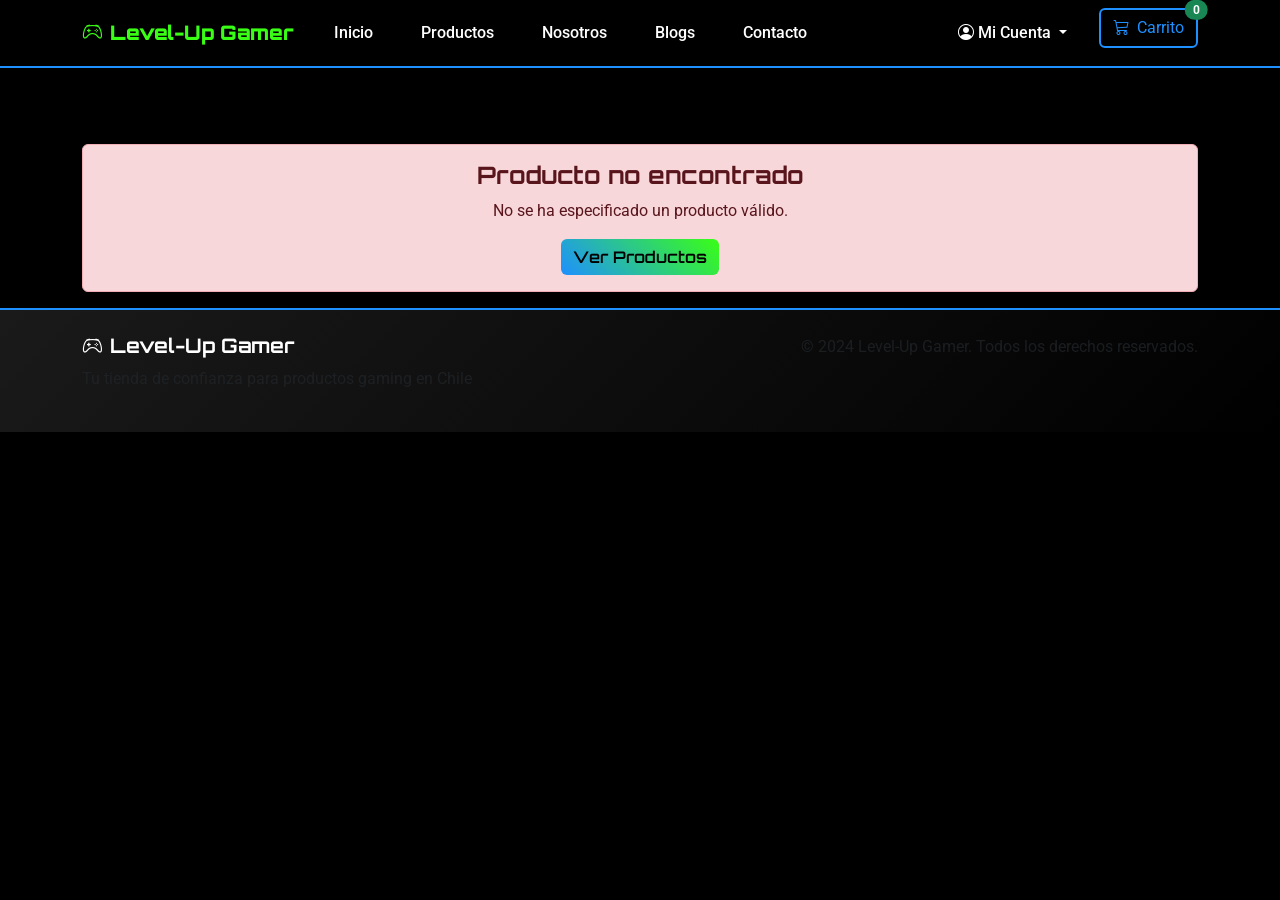
<file: Html/detalle-producto.html>
<!DOCTYPE html>
<html lang="es">
<head>
    <meta charset="UTF-8">
    <meta name="viewport" content="width=device-width, initial-scale=1.0">
    <title>Detalle de Producto - Level-Up Gamer</title>
    
    <!-- Favicon -->
    <link rel="icon" href="data:image/svg+xml,<svg xmlns='http://www.w3.org/2000/svg' viewBox='0 0 100 100'><text y='.9em' font-size='90'>🎮</text></svg>">
    
    <!-- Bootstrap 5 CSS -->
    <link href="https://cdn.jsdelivr.net/npm/bootstrap@5.3.0/dist/css/bootstrap.min.css" rel="stylesheet">
    <!-- Bootstrap Icons -->
    <link rel="stylesheet" href="https://cdn.jsdelivr.net/npm/bootstrap-icons@1.10.0/font/bootstrap-icons.css">
    <!-- Custom CSS -->
    <link rel="stylesheet" href="../Css/style.css">
</head>
<body>
    <!-- Navbar -->
    <nav class="navbar navbar-expand-lg navbar-dark navbar-custom fixed-top">
        <div class="container">
            <a class="navbar-brand" href="index.html">
                <i class="bi bi-controller me-2"></i>Level-Up Gamer
            </a>
            
            <button class="navbar-toggler" type="button" data-bs-toggle="collapse" data-bs-target="#navbarNav">
                <span class="navbar-toggler-icon"></span>
            </button>
            
            <div class="collapse navbar-collapse" id="navbarNav">
                <ul class="navbar-nav me-auto">
                    <li class="nav-item">
                        <a class="nav-link" href="index.html">Inicio</a>
                    </li>
                    <li class="nav-item">
                        <a class="nav-link" href="productos.html">Productos</a>
                    </li>
                    <li class="nav-item">
                        <a class="nav-link" href="nosotros.html">Nosotros</a>
                    </li>
                    <li class="nav-item">
                        <a class="nav-link" href="blogs.html">Blogs</a>
                    </li>
                    <li class="nav-item">
                        <a class="nav-link" href="contacto.html">Contacto</a>
                    </li>
                </ul>
                
                <ul class="navbar-nav">
                    <li class="nav-item dropdown me-2">
                        <a class="nav-link dropdown-toggle text-white" href="#" id="authDropdown" role="button" data-bs-toggle="dropdown">
                            <i class="bi bi-person-circle me-1"></i>Mi Cuenta
                        </a>
                        <ul class="dropdown-menu dropdown-menu-dark">
                            <li><a class="dropdown-item text-white" href="login.html"><i class="bi bi-box-arrow-in-right me-2"></i>Login</a></li>
                            <li><a class="dropdown-item text-white" href="registro.html"><i class="bi bi-person-plus me-2"></i>Registro</a></li>
                        </ul>
                    </li>
                    <li class="nav-item">
                        <button class="btn btn-outline-gamer position-relative" data-bs-toggle="modal" data-bs-target="#cartModal">
                            <i class="bi bi-cart3 me-2"></i>Carrito
                            <span class="position-absolute top-0 start-100 translate-middle badge rounded-pill bg-success" id="cartBadge">0</span>
                        </button>
                    </li>
                </ul>
            </div>
        </div>
    </nav>

    <!-- Main Content -->
    <main class="pt-5">
        <!-- Breadcrumb -->
        <div class="container mt-4">
            <nav aria-label="breadcrumb">
                <ol class="breadcrumb">
                    <li class="breadcrumb-item"><a href="index.html" class="text-decoration-none">Inicio</a></li>
                    <li class="breadcrumb-item"><a href="productos.html" class="text-decoration-none">Productos</a></li>
                    <li class="breadcrumb-item active" aria-current="page" id="breadcrumb-category">Categoría</li>
                </ol>
            </nav>
        </div>

        <!-- Product Detail Section -->
        <section class="py-5">
            <div class="container">
                <div class="row">
                    <!-- Product Image -->
                    <div class="col-lg-6">
                        <div class="product-image-container">
                            <!-- Main Product Image -->
                            <div class="main-image-container mb-3">
                                <img id="product-image" src="" alt="Imagen del Producto" class="img-fluid main-product-image">
                            </div>
                            
                            <!-- Thumbnail Images -->
                            <div class="row g-2">
                                <div class="col-4">
                                    <img id="thumb-1" src="" alt="Vista 1" class="img-fluid thumbnail-image" onclick="changeMainImage(this.src)">
                                </div>
                                <div class="col-4">
                                    <img id="thumb-2" src="" alt="Vista 2" class="img-fluid thumbnail-image" onclick="changeMainImage(this.src)">
                                </div>
                                <div class="col-4">
                                    <img id="thumb-3" src="" alt="Vista 3" class="img-fluid thumbnail-image" onclick="changeMainImage(this.src)">
                                </div>
                            </div>
                        </div>
                    </div>

                    <!-- Product Info -->
                    <div class="col-lg-6">
                        <div class="product-details">
                            <!-- Product Title and Price -->
                            <div class="d-flex justify-content-between align-items-start mb-3">
                                <h1 id="product-name" class="product-title">Nombre Producto</h1>
                                <span id="product-price" class="product-price-large">$0</span>
                            </div>
                            
                            <!-- Product Description -->
                            <div class="product-description mb-4">
                                <p id="product-description" class="text-white-50">
                                    Las manzanas son una fruta deliciosa y versátil que se puede disfrutar de muchas maneras. 
                                    Son ricas en fibra, vitaminas y antioxidantes, lo que las convierte en una excelente opción 
                                    para una dieta saludable. Perfectas para comer frescas, en ensaladas, postres o como ingrediente 
                                    en diversas recetas culinarias.
                                </p>
                            </div>
                            
                            <!-- Quantity Selector -->
                            <div class="quantity-section mb-4">
                                <label for="quantity" class="form-label text-white mb-2">Cantidad</label>
                                <div class="quantity-selector">
                                    <select class="form-select quantity-dropdown" id="quantity">
                                        <option value="1">1</option>
                                        <option value="2">2</option>
                                        <option value="3">3</option>
                                        <option value="4">4</option>
                                        <option value="5">5</option>
                                        <option value="6">6</option>
                                        <option value="7">7</option>
                                        <option value="8">8</option>
                                        <option value="9">9</option>
                                        <option value="10">10</option>
                                    </select>
                                </div>
                            </div>
                            
                            <!-- Add to Cart Button -->
                            <button id="add-to-cart-btn" class="btn btn-primary btn-lg w-100 add-to-cart-btn">
                                <i class="bi bi-cart-plus me-2"></i>Añadir al carrito
                            </button>
                        </div>
                    </div>
                </div>
            </div>
        </section>

        <!-- Related Products -->
        <section class="py-5 bg-dark">
            <div class="container">
                <h2 class="text-center mb-5 text-white">
                    <i class="bi bi-grid-3x3-gap me-2"></i>Related Products
                </h2>
                <div class="row justify-content-center" id="related-products">
                    <!-- Related products will be loaded here by JavaScript -->
                </div>
            </div>
        </section>
    </main>

    <!-- Footer -->
    <footer class="footer-custom py-4">
        <div class="container">
            <div class="row">
                <div class="col-md-6">
                    <h5><i class="bi bi-controller me-2"></i>Level-Up Gamer</h5>
                    <p class="text-muted">Tu tienda de confianza para productos gaming en Chile</p>
                </div>
                <div class="col-md-6 text-md-end">
                    <p class="text-muted">&copy; 2024 Level-Up Gamer. Todos los derechos reservados.</p>
                </div>
            </div>
        </div>
    </footer>

    <!-- Cart Modal -->
    <div class="modal fade" id="cartModal" tabindex="-1">
        <div class="modal-dialog modal-lg">
            <div class="modal-content bg-dark">
                <div class="modal-header">
                    <h5 class="modal-title text-white">
                        <i class="bi bi-cart3 me-2"></i>Carrito de Compras
                    </h5>
                    <button type="button" class="btn-close btn-close-white" data-bs-dismiss="modal"></button>
                </div>
                <div class="modal-body" id="cartContent">
                    <p class="text-white">Tu carrito está vacío</p>
                </div>
                <div class="modal-footer">
                    <button type="button" class="btn btn-secondary" data-bs-dismiss="modal">Cerrar</button>
                    <button type="button" class="btn btn-gamer" onclick="proceedToCheckout()">Proceder al Pago</button>
                </div>
            </div>
        </div>
    </div>

    <!-- Bootstrap JS -->
    <script src="https://cdn.jsdelivr.net/npm/bootstrap@5.3.0/dist/js/bootstrap.bundle.min.js"></script>
    <!-- Custom JS -->
    <script src="../js/products.js"></script>
    <script src="../js/cart.js"></script>
    <script src="../js/product-detail.js"></script>
</body>
</html>
</file>
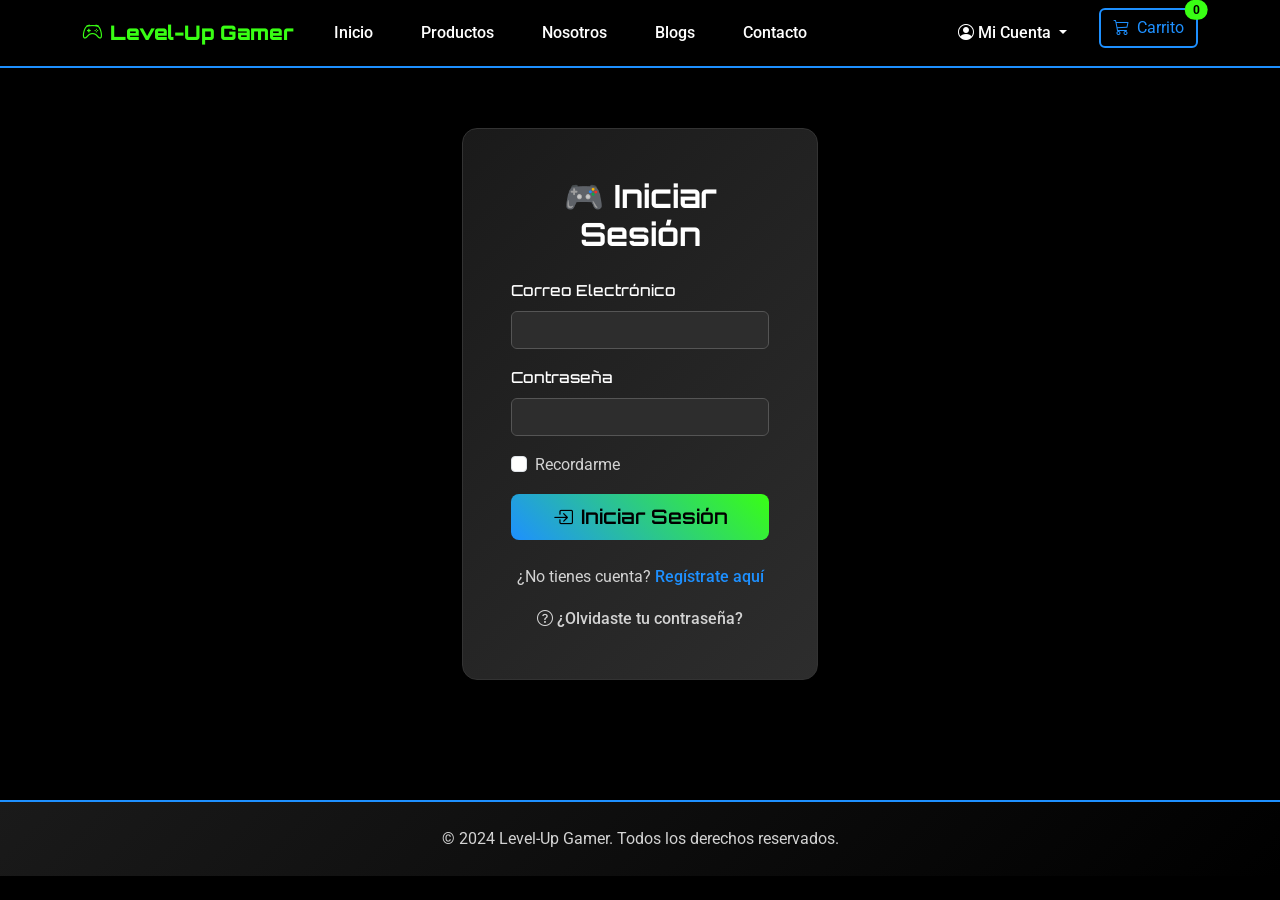
<file: Html/login.html>
<!DOCTYPE html>
<html lang="es">
<head>
    <meta charset="UTF-8">
    <meta name="viewport" content="width=device-width, initial-scale=1.0">
    <title>Login - Level-Up Gamer</title>
    
    <!-- Favicon -->
    <link rel="icon" href="data:image/svg+xml,<svg xmlns='http://www.w3.org/2000/svg' viewBox='0 0 100 100'><text y='.9em' font-size='90'>🎮</text></svg>">
    
    <!-- Bootstrap 5 CSS -->
    <link href="https://cdn.jsdelivr.net/npm/bootstrap@5.3.0/dist/css/bootstrap.min.css" rel="stylesheet">
    <!-- Bootstrap Icons -->
    <link rel="stylesheet" href="https://cdn.jsdelivr.net/npm/bootstrap-icons@1.10.0/font/bootstrap-icons.css">
    <!-- Custom CSS -->
    <link rel="stylesheet" href="../Css/style.css">
</head>
<body>
    <!-- Navbar -->
    <nav class="navbar navbar-expand-lg navbar-dark navbar-custom fixed-top">
        <div class="container">
            <a class="navbar-brand" href="index.html">
                <i class="bi bi-controller me-2"></i>Level-Up Gamer
            </a>
            
            <button class="navbar-toggler" type="button" data-bs-toggle="collapse" data-bs-target="#navbarNav">
                <span class="navbar-toggler-icon"></span>
            </button>
            
            <div class="collapse navbar-collapse" id="navbarNav">
                <ul class="navbar-nav me-auto">
                    <li class="nav-item">
                        <a class="nav-link" href="index.html">Inicio</a>
                    </li>
                    <li class="nav-item">
                        <a class="nav-link" href="productos.html">Productos</a>
                    </li>
                    <li class="nav-item">
                        <a class="nav-link" href="nosotros.html">Nosotros</a>
                    </li>
                    <li class="nav-item">
                        <a class="nav-link" href="blogs.html">Blogs</a>
                    </li>
                    <li class="nav-item">
                        <a class="nav-link" href="contacto.html">Contacto</a>
                    </li>
                </ul>
                
                <ul class="navbar-nav">
                    <li class="nav-item dropdown me-2">
                        <a class="nav-link dropdown-toggle text-white" href="#" id="authDropdown" role="button" data-bs-toggle="dropdown">
                            <i class="bi bi-person-circle me-1"></i>Mi Cuenta
                        </a>
                        <ul class="dropdown-menu dropdown-menu-dark">
                            <li><a class="dropdown-item text-white active" href="login.html"><i class="bi bi-box-arrow-in-right me-2"></i>Login</a></li>
                            <li><a class="dropdown-item text-white" href="registro.html"><i class="bi bi-person-plus me-2"></i>Registro</a></li>
                        </ul>
                    </li>
                    <li class="nav-item">
                        <button class="btn btn-outline-gamer position-relative" data-bs-toggle="modal" data-bs-target="#cartModal">
                            <i class="bi bi-cart3 me-2"></i>Carrito
                            <span class="position-absolute top-0 start-100 translate-middle badge rounded-pill cart-badge" id="cartCount">0</span>
                        </button>
                    </li>
                </ul>
            </div>
        </div>
    </nav>

    <!-- Login Section -->
    <section class="py-5" style="margin-top: 80px; min-height: 80vh;">
        <div class="container">
            <div class="row justify-content-center">
                <div class="col-lg-4">
                    <div class="card product-card">
                        <div class="card-body p-5">
                            <h2 class="text-center mb-4">
                                🎮 Iniciar Sesión
                            </h2>
                            
                            <form id="loginForm">
                                <div class="mb-3">
                                    <label for="email" class="form-label">Correo Electrónico</label>
                                    <input type="email" class="form-control" id="email" required>
                                </div>
                                
                                <div class="mb-3">
                                    <label for="password" class="form-label">Contraseña</label>
                                    <input type="password" class="form-control" id="password" required>
                                </div>
                                
                                <div class="mb-3 form-check">
                                    <input type="checkbox" class="form-check-input" id="remember">
                                    <label class="form-check-label text-secondary" for="remember">
                                        Recordarme
                                    </label>
                                </div>
                                
                                <div class="d-grid">
                                    <button type="submit" class="btn btn-gamer btn-lg">
                                        <i class="bi bi-box-arrow-in-right me-2"></i>Iniciar Sesión
                                    </button>
                                </div>
                            </form>
                            
                            <div class="text-center mt-4">
                                <p class="text-secondary">
                                    ¿No tienes cuenta? 
                                    <a href="registro.html" class="text-primary text-decoration-none">Regístrate aquí</a>
                                </p>
                                <a href="#" class="text-secondary text-decoration-none">
                                    <i class="bi bi-question-circle me-1"></i>¿Olvidaste tu contraseña?
                                </a>
                            </div>
                        </div>
                    </div>
                </div>
            </div>
        </div>
    </section>

    <!-- Footer -->
    <footer class="footer-custom py-4">
        <div class="container">
            <div class="row">
                <div class="col-12 text-center">
                    <p class="text-secondary mb-0">&copy; 2024 Level-Up Gamer. Todos los derechos reservados.</p>
                </div>
            </div>
        </div>
    </footer>

    <!-- Cart Modal -->
    <div class="modal fade" id="cartModal" tabindex="-1">
        <div class="modal-dialog modal-lg">
            <div class="modal-content" style="background: #1a1a1a; color: white;">
                <div class="modal-header border-secondary">
                    <h5 class="modal-title">
                        <i class="bi bi-cart3 me-2"></i>Carrito de Compras
                    </h5>
                    <button type="button" class="btn-close btn-close-white" data-bs-dismiss="modal"></button>
                </div>
                <div class="modal-body">
                    <div id="cartContent">
                        <!-- Los items del carrito se cargarán dinámicamente -->
                    </div>
                </div>
            </div>
        </div>
    </div>

    <!-- Bootstrap 5 JS -->
    <script src="https://cdn.jsdelivr.net/npm/bootstrap@5.3.0/dist/js/bootstrap.bundle.min.js"></script>
    <!-- Custom JS -->
    <script src="../js/validations.js"></script>
    <script src="../js/cart.js"></script>
    <script src="../js/login.js"></script>
</body>
</html>
</file>
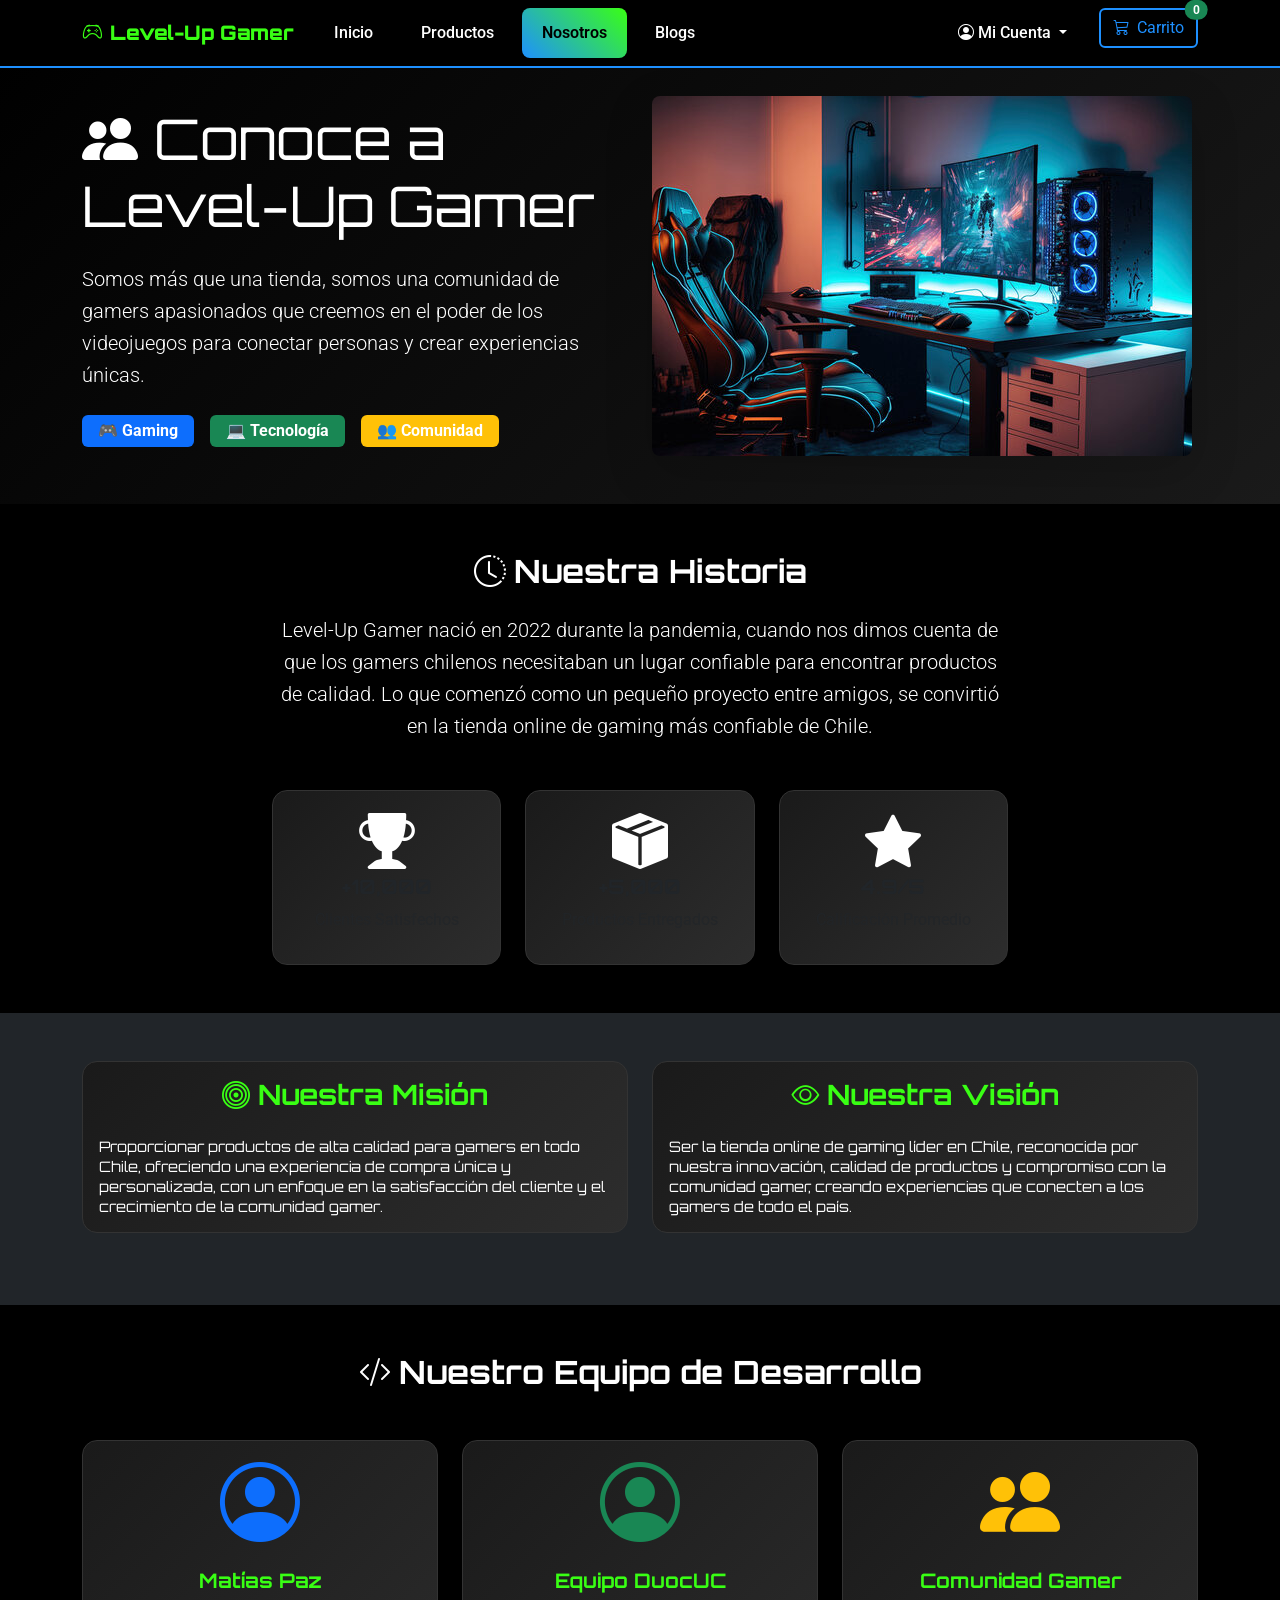
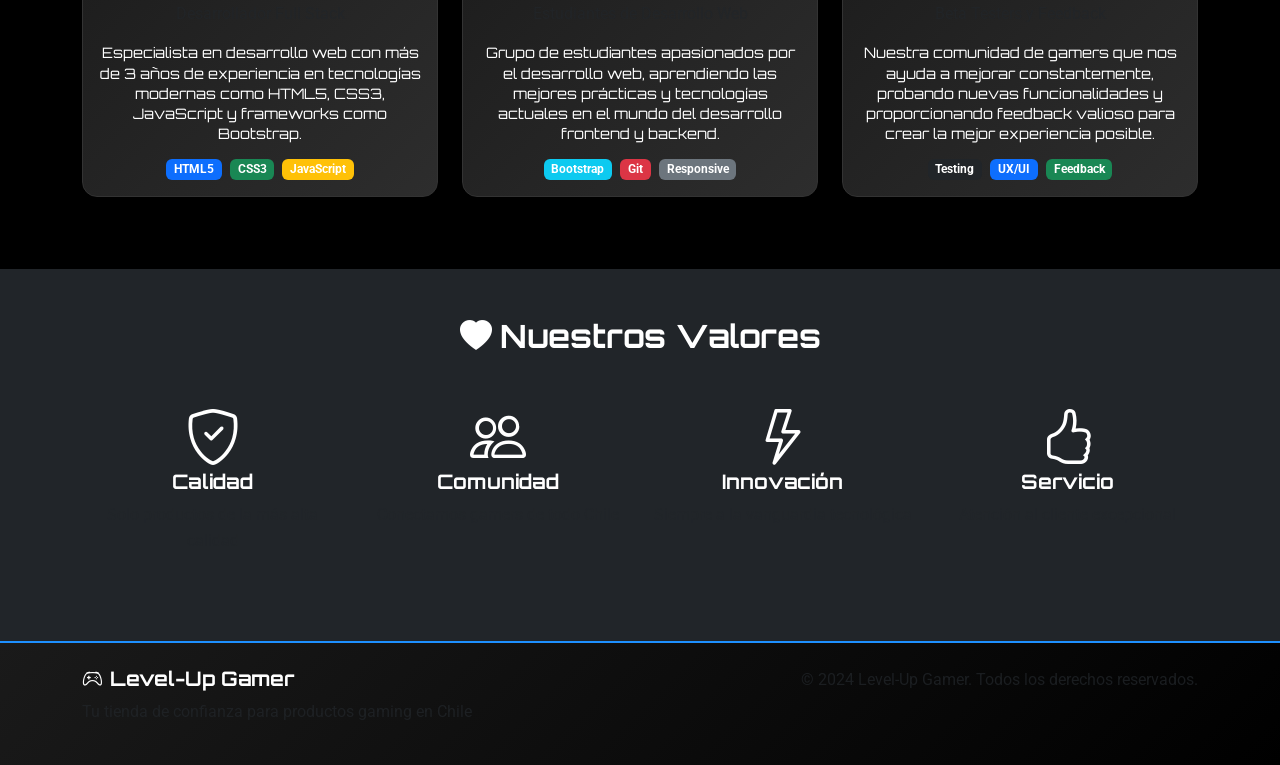
<file: Html/nosotros.html>
<!DOCTYPE html>
<html lang="es">
<head>
    <meta charset="UTF-8">
    <meta name="viewport" content="width=device-width, initial-scale=1.0">
    <title>Nosotros - Level-Up Gamer</title>
    
    <!-- Favicon -->
    <link rel="icon" href="data:image/svg+xml,<svg xmlns='http://www.w3.org/2000/svg' viewBox='0 0 100 100'><text y='.9em' font-size='90'>🎮</text></svg>">
    
    <!-- Bootstrap 5 CSS -->
    <link href="https://cdn.jsdelivr.net/npm/bootstrap@5.3.0/dist/css/bootstrap.min.css" rel="stylesheet">
    <!-- Bootstrap Icons -->
    <link rel="stylesheet" href="https://cdn.jsdelivr.net/npm/bootstrap-icons@1.10.0/font/bootstrap-icons.css">
    <!-- Custom CSS -->
    <link rel="stylesheet" href="../Css/style.css">
</head>
<body>
    <!-- Navbar -->
    <nav class="navbar navbar-expand-lg navbar-dark navbar-custom fixed-top">
        <div class="container">
            <a class="navbar-brand" href="index.html">
                <i class="bi bi-controller me-2"></i>Level-Up Gamer
            </a>
            
            <button class="navbar-toggler" type="button" data-bs-toggle="collapse" data-bs-target="#navbarNav">
                <span class="navbar-toggler-icon"></span>
            </button>
            
            <div class="collapse navbar-collapse" id="navbarNav">
                <ul class="navbar-nav me-auto">
                    <li class="nav-item">
                        <a class="nav-link" href="index.html">Inicio</a>
                    </li>
                    <li class="nav-item">
                        <a class="nav-link" href="productos.html">Productos</a>
                    </li>
                    <li class="nav-item">
                        <a class="nav-link active" href="nosotros.html">Nosotros</a>
                    </li>
                    <li class="nav-item">
                        <a class="nav-link" href="blogs.html">Blogs</a>
                    </li>
                </ul>
                
                <ul class="navbar-nav">
                    <li class="nav-item dropdown me-2">
                        <a class="nav-link dropdown-toggle text-white" href="#" id="authDropdown" role="button" data-bs-toggle="dropdown">
                            <i class="bi bi-person-circle me-1"></i>Mi Cuenta
                        </a>
                        <ul class="dropdown-menu dropdown-menu-dark">
                            <li><a class="dropdown-item text-white" href="login.html"><i class="bi bi-box-arrow-in-right me-2"></i>Login</a></li>
                            <li><a class="dropdown-item text-white" href="registro.html"><i class="bi bi-person-plus me-2"></i>Registro</a></li>
                        </ul>
                    </li>
                    <li class="nav-item">
                        <button class="btn btn-outline-gamer position-relative" data-bs-toggle="modal" data-bs-target="#cartModal">
                            <i class="bi bi-cart3 me-2"></i>Carrito
                            <span class="position-absolute top-0 start-100 translate-middle badge rounded-pill bg-success" id="cartBadge">0</span>
                        </button>
                    </li>
                </ul>
            </div>
        </div>
    </nav>

    <!-- Main Content -->
    <main class="pt-5">
        <!-- Hero Section -->
        <section class="hero-section py-5">
            <div class="container">
                <div class="row align-items-center">
                    <div class="col-lg-6">
                        <h1 class="display-4 mb-4">
                            <i class="bi bi-people-fill me-3"></i>Conoce a Level-Up Gamer
                        </h1>
                        <p class="lead mb-4">
                            Somos más que una tienda, somos una comunidad de gamers apasionados que creemos en el poder de los videojuegos para conectar personas y crear experiencias únicas.
                        </p>
                        <div class="d-flex gap-3">
                            <span class="badge bg-primary fs-6 px-3 py-2">🎮 Gaming</span>
                            <span class="badge bg-success fs-6 px-3 py-2">💻 Tecnología</span>
                            <span class="badge bg-warning fs-6 px-3 py-2">👥 Comunidad</span>
                        </div>
                    </div>
                    <div class="col-lg-6">
                        <img src="../img/setup-gamer.jpg" alt="Setup Gamer" class="img-fluid rounded-3 shadow-lg">
                    </div>
                </div>
            </div>
        </section>

        <!-- Nuestra Historia -->
        <section class="py-5">
            <div class="container">
                <div class="row">
                    <div class="col-lg-8 mx-auto text-center">
                        <h2 class="mb-4">
                            <i class="bi bi-clock-history me-2"></i>Nuestra Historia
                        </h2>
                        <p class="lead mb-4">
                            Level-Up Gamer nació en 2022 durante la pandemia, cuando nos dimos cuenta de que los gamers chilenos necesitaban un lugar confiable para encontrar productos de calidad. Lo que comenzó como un pequeño proyecto entre amigos, se convirtió en la tienda online de gaming más confiable de Chile.
                        </p>
                        <div class="row text-center mt-5">
                            <div class="col-md-4">
                                <div class="card product-card h-100">
                                    <div class="card-body text-center">
                                        <i class="bi bi-trophy-fill text-warning display-4 mb-3"></i>
                                        <h5>+10,000</h5>
                                        <p class="text-muted">Clientes Satisfechos</p>
                                    </div>
                                </div>
                            </div>
                            <div class="col-md-4">
                                <div class="card product-card h-100">
                                    <div class="card-body text-center">
                                        <i class="bi bi-box-seam-fill text-primary display-4 mb-3"></i>
                                        <h5>+5,000</h5>
                                        <p class="text-muted">Productos Entregados</p>
                                    </div>
                                </div>
                            </div>
                            <div class="col-md-4">
                                <div class="card product-card h-100">
                                    <div class="card-body text-center">
                                        <i class="bi bi-star-fill text-success display-4 mb-3"></i>
                                        <h5>4.9/5</h5>
                                        <p class="text-muted">Calificación Promedio</p>
                                    </div>
                                </div>
                            </div>
                        </div>
                    </div>
                </div>
            </div>
        </section>

        <!-- Misión y Visión -->
        <section class="py-5 bg-dark">
            <div class="container">
                <div class="row">
                    <div class="col-lg-6 mb-4">
                        <div class="card product-card h-100">
                            <div class="card-body">
                                <h3 class="card-title text-center mb-4">
                                    <i class="bi bi-bullseye me-2"></i>Nuestra Misión
                                </h3>
                                <p class="card-text">
                                    Proporcionar productos de alta calidad para gamers en todo Chile, ofreciendo una experiencia de compra única y personalizada, con un enfoque en la satisfacción del cliente y el crecimiento de la comunidad gamer.
                                </p>
                            </div>
                        </div>
                    </div>
                    <div class="col-lg-6 mb-4">
                        <div class="card product-card h-100">
                            <div class="card-body">
                                <h3 class="card-title text-center mb-4">
                                    <i class="bi bi-eye me-2"></i>Nuestra Visión
                                </h3>
                                <p class="card-text">
                                    Ser la tienda online de gaming líder en Chile, reconocida por nuestra innovación, calidad de productos y compromiso con la comunidad gamer, creando experiencias que conecten a los gamers de todo el país.
                                </p>
                            </div>
                        </div>
                    </div>
                </div>
            </div>
        </section>

        <!-- Equipo de Desarrollo -->
        <section class="py-5">
            <div class="container">
                <h2 class="text-center mb-5">
                    <i class="bi bi-code-slash me-2"></i>Nuestro Equipo de Desarrollo
                </h2>
                <div class="row">
                    <div class="col-lg-4 mb-4">
                        <div class="card product-card h-100">
                            <div class="card-body text-center">
                                <div class="mb-3">
                                    <i class="bi bi-person-circle display-1 text-primary"></i>
                                </div>
                                <h5 class="card-title">Matías Paz</h5>
                                <p class="text-muted mb-3">Desarrollador Full Stack</p>
                                <p class="card-text">
                                    Especialista en desarrollo web con más de 3 años de experiencia en tecnologías modernas como HTML5, CSS3, JavaScript y frameworks como Bootstrap.
                                </p>
                                <div class="d-flex justify-content-center gap-2">
                                    <span class="badge bg-primary">HTML5</span>
                                    <span class="badge bg-success">CSS3</span>
                                    <span class="badge bg-warning">JavaScript</span>
                                </div>
                            </div>
                        </div>
                    </div>
                    <div class="col-lg-4 mb-4">
                        <div class="card product-card h-100">
                            <div class="card-body text-center">
                                <div class="mb-3">
                                    <i class="bi bi-person-circle display-1 text-success"></i>
                                </div>
                                <h5 class="card-title">Equipo DuocUC</h5>
                                <p class="text-muted mb-3">Estudiantes de Desarrollo Web</p>
                                <p class="card-text">
                                    Grupo de estudiantes apasionados por el desarrollo web, aprendiendo las mejores prácticas y tecnologías actuales en el mundo del desarrollo frontend y backend.
                                </p>
                                <div class="d-flex justify-content-center gap-2">
                                    <span class="badge bg-info">Bootstrap</span>
                                    <span class="badge bg-danger">Git</span>
                                    <span class="badge bg-secondary">Responsive</span>
                                </div>
                            </div>
                        </div>
                    </div>
                    <div class="col-lg-4 mb-4">
                        <div class="card product-card h-100">
                            <div class="card-body text-center">
                                <div class="mb-3">
                                    <i class="bi bi-people-fill display-1 text-warning"></i>
                                </div>
                                <h5 class="card-title">Comunidad Gamer</h5>
                                <p class="text-muted mb-3">Beta Testers y Feedback</p>
                                <p class="card-text">
                                    Nuestra comunidad de gamers que nos ayuda a mejorar constantemente, probando nuevas funcionalidades y proporcionando feedback valioso para crear la mejor experiencia posible.
                                </p>
                                <div class="d-flex justify-content-center gap-2">
                                    <span class="badge bg-dark">Testing</span>
                                    <span class="badge bg-primary">UX/UI</span>
                                    <span class="badge bg-success">Feedback</span>
                                </div>
                            </div>
                        </div>
                    </div>
                </div>
            </div>
        </section>

        <!-- Valores -->
        <section class="py-5 bg-dark">
            <div class="container">
                <h2 class="text-center mb-5">
                    <i class="bi bi-heart-fill me-2"></i>Nuestros Valores
                </h2>
                <div class="row">
                    <div class="col-md-3 mb-4">
                        <div class="text-center">
                            <i class="bi bi-shield-check text-primary display-4 mb-3"></i>
                            <h5>Calidad</h5>
                            <p class="text-muted">Solo productos de la más alta calidad</p>
                        </div>
                    </div>
                    <div class="col-md-3 mb-4">
                        <div class="text-center">
                            <i class="bi bi-people text-success display-4 mb-3"></i>
                            <h5>Comunidad</h5>
                            <p class="text-muted">Conectamos gamers de todo Chile</p>
                        </div>
                    </div>
                    <div class="col-md-3 mb-4">
                        <div class="text-center">
                            <i class="bi bi-lightning text-warning display-4 mb-3"></i>
                            <h5>Innovación</h5>
                            <p class="text-muted">Siempre a la vanguardia tecnológica</p>
                        </div>
                    </div>
                    <div class="col-md-3 mb-4">
                        <div class="text-center">
                            <i class="bi bi-hand-thumbs-up text-info display-4 mb-3"></i>
                            <h5>Servicio</h5>
                            <p class="text-muted">Atención al cliente excepcional</p>
                        </div>
                    </div>
                </div>
            </div>
        </section>
    </main>

    <!-- Footer -->
    <footer class="footer-custom py-4">
        <div class="container">
            <div class="row">
                <div class="col-md-6">
                    <h5><i class="bi bi-controller me-2"></i>Level-Up Gamer</h5>
                    <p class="text-muted">Tu tienda de confianza para productos gaming en Chile</p>
                </div>
                <div class="col-md-6 text-md-end">
                    <p class="text-muted">&copy; 2024 Level-Up Gamer. Todos los derechos reservados.</p>
                </div>
            </div>
        </div>
    </footer>

    <!-- Cart Modal -->
    <div class="modal fade" id="cartModal" tabindex="-1">
        <div class="modal-dialog modal-lg">
            <div class="modal-content bg-dark">
                <div class="modal-header">
                    <h5 class="modal-title text-white">
                        <i class="bi bi-cart3 me-2"></i>Carrito de Compras
                    </h5>
                    <button type="button" class="btn-close btn-close-white" data-bs-dismiss="modal"></button>
                </div>
                <div class="modal-body" id="cartContent">
                    <p class="text-white">Tu carrito está vacío</p>
                </div>
                <div class="modal-footer">
                    <button type="button" class="btn btn-secondary" data-bs-dismiss="modal">Cerrar</button>
                    <button type="button" class="btn btn-gamer" onclick="proceedToCheckout()">Proceder al Pago</button>
                </div>
            </div>
        </div>
    </div>

    <!-- Bootstrap JS -->
    <script src="https://cdn.jsdelivr.net/npm/bootstrap@5.3.0/dist/js/bootstrap.bundle.min.js"></script>
    <!-- Custom JS -->
    <script src="../js/cart.js"></script>
</body>
</html>
</file>
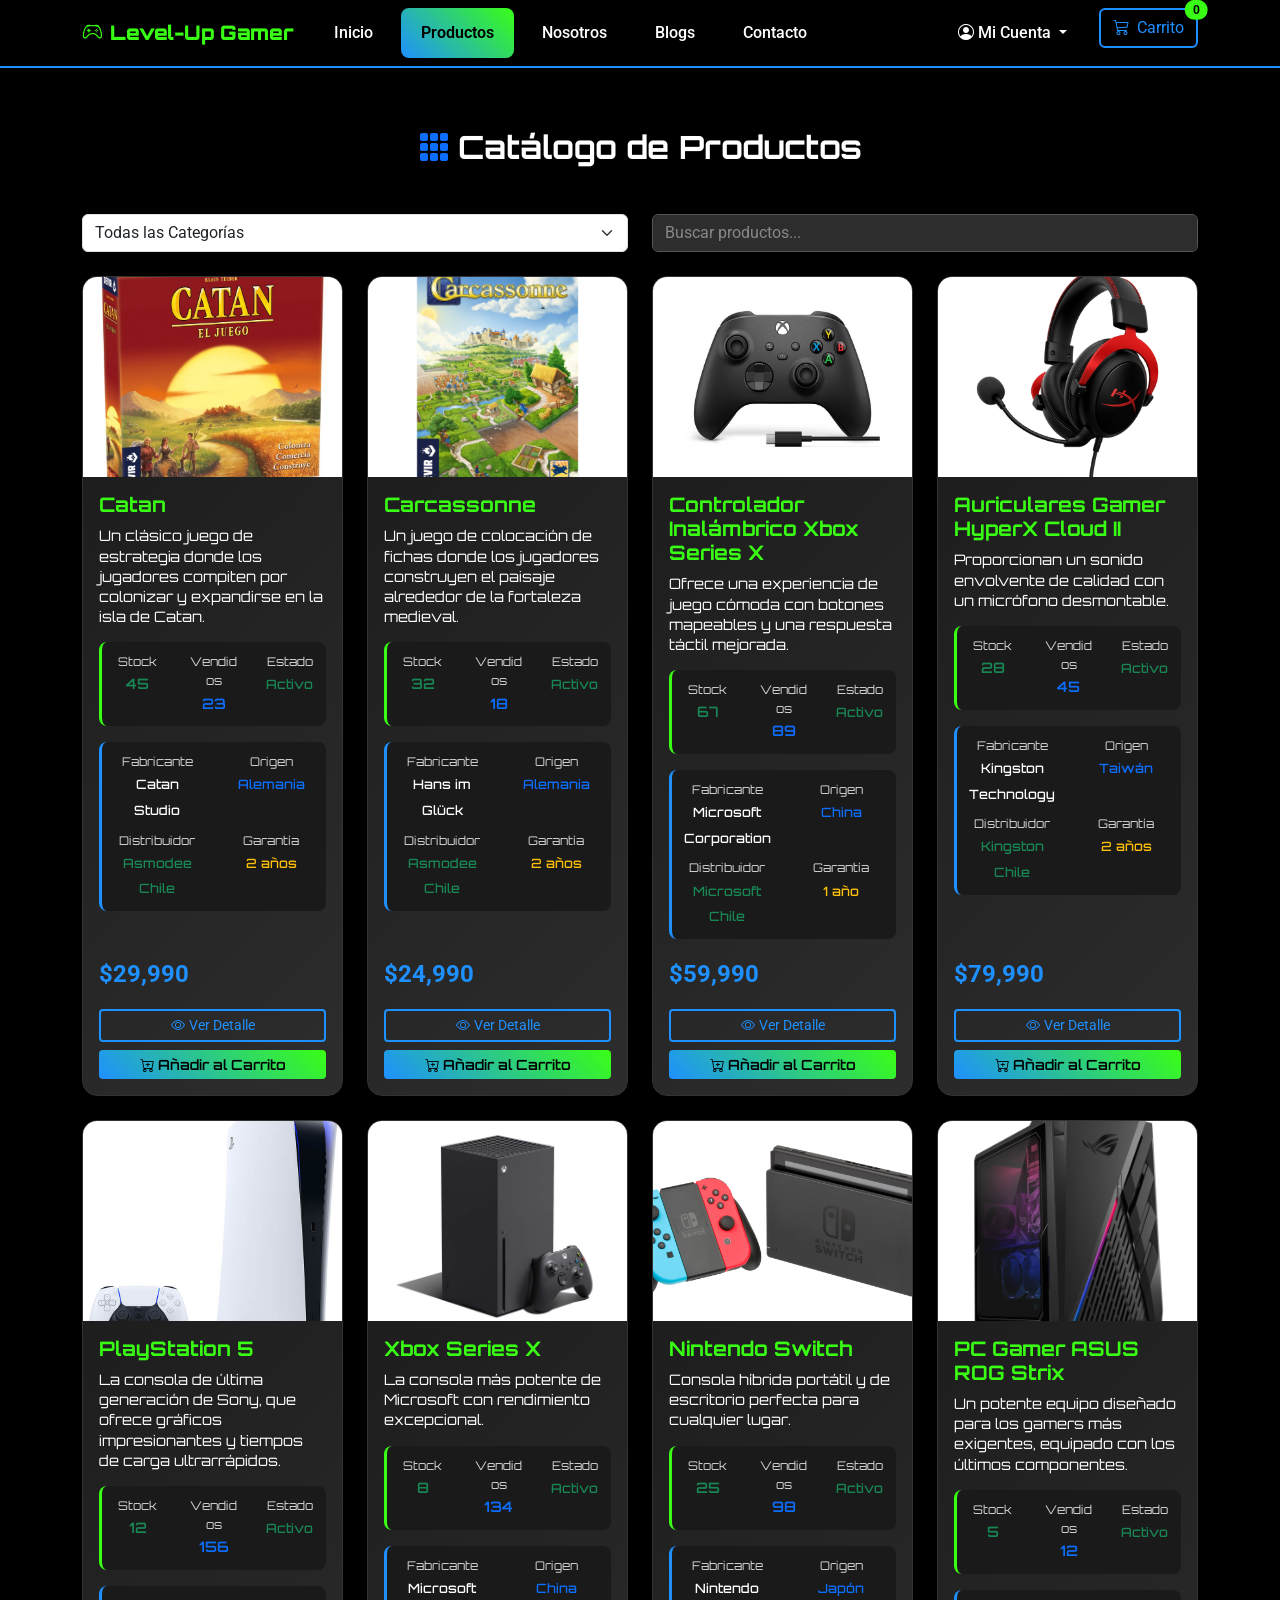
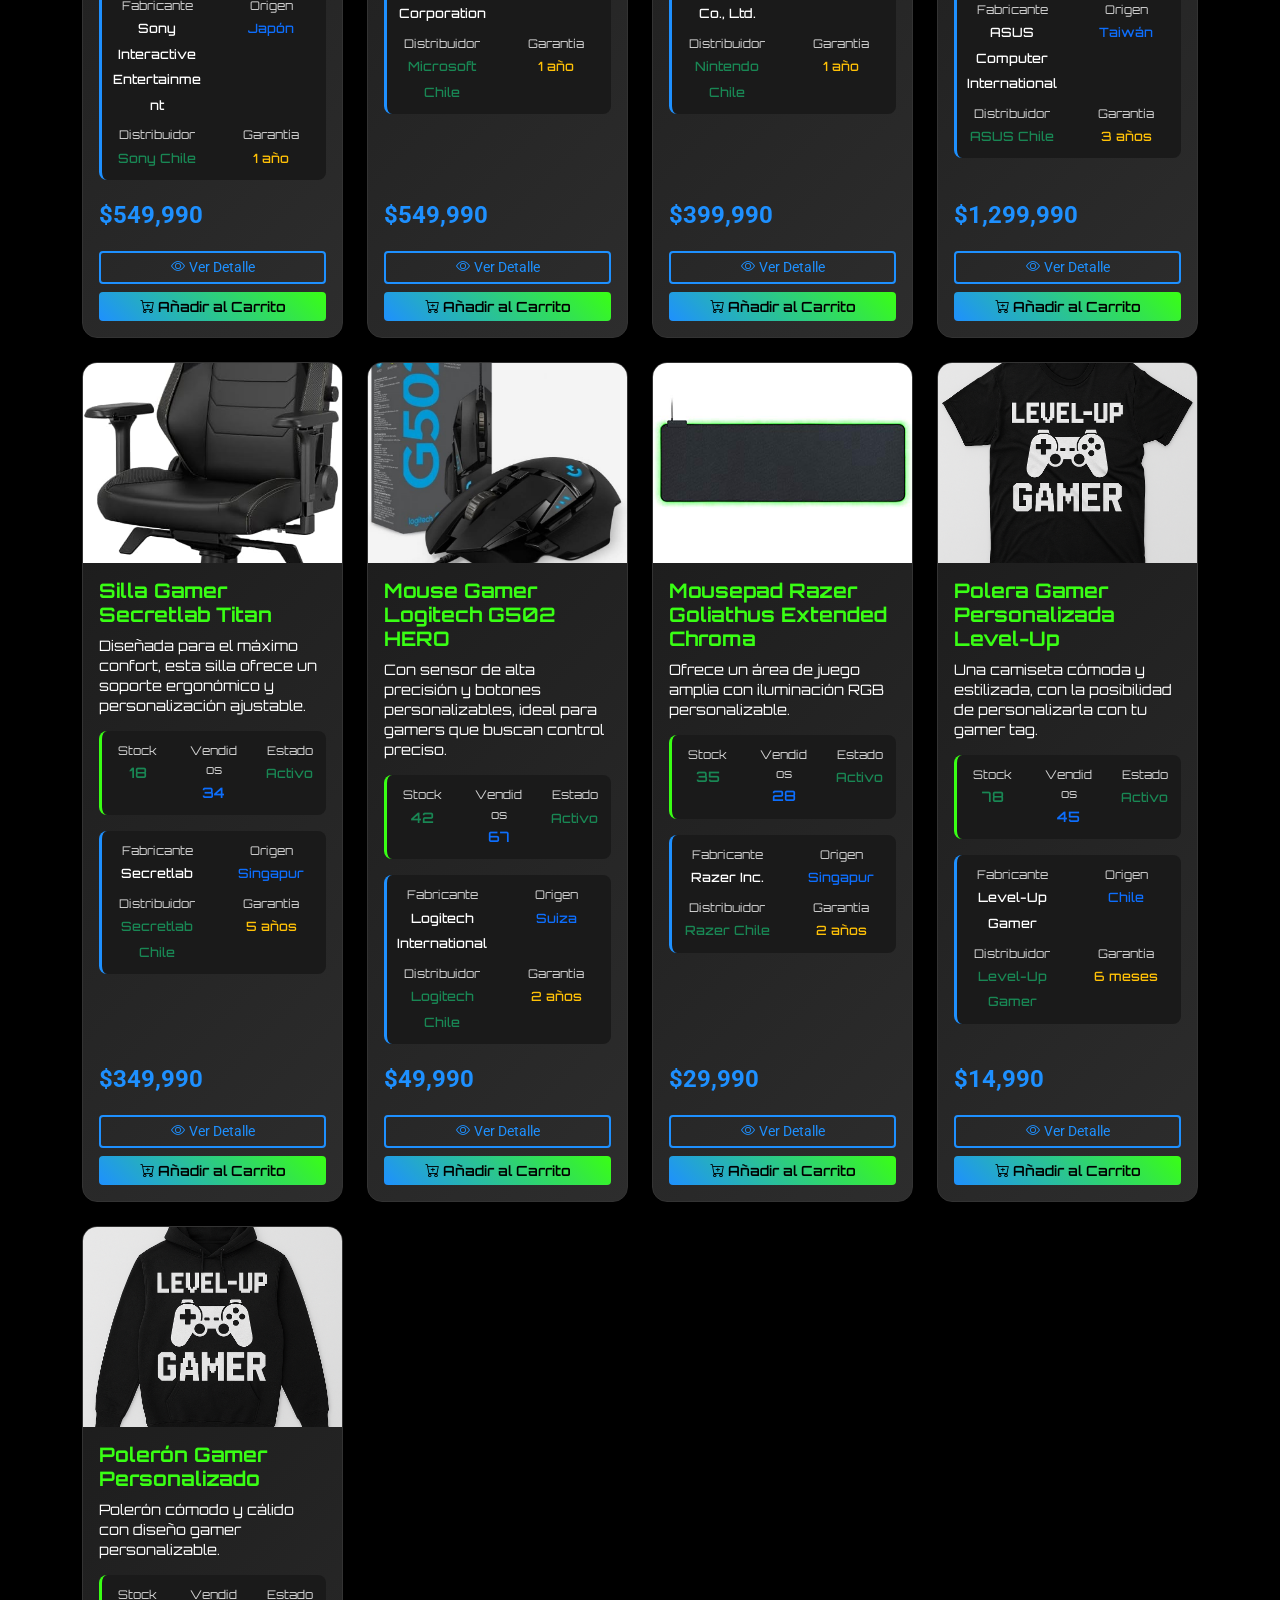
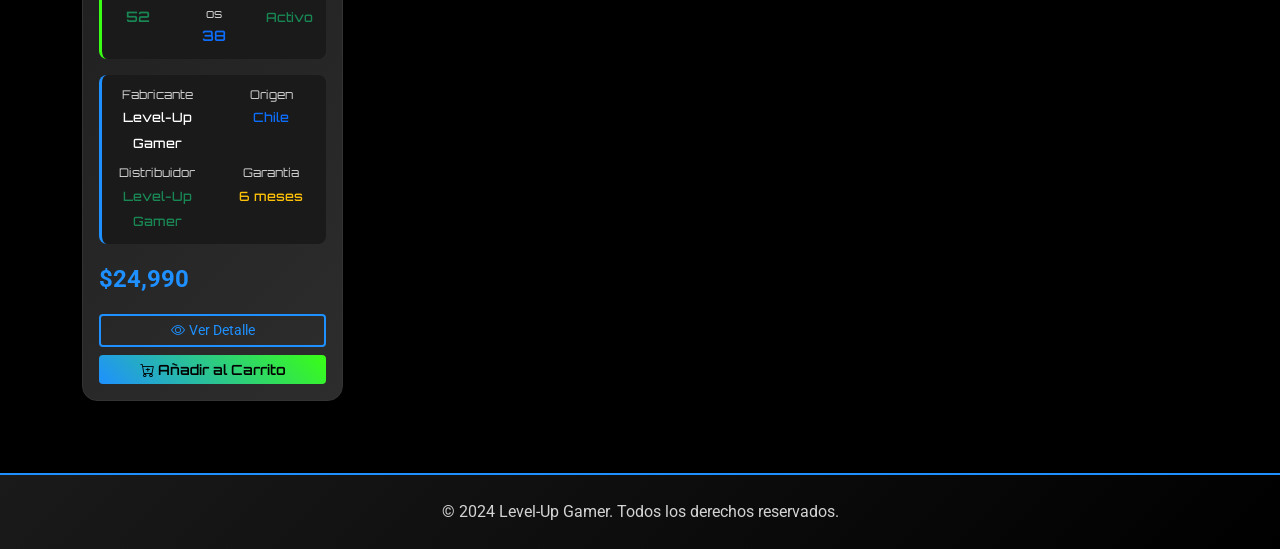
<file: Html/productos.html>
<!DOCTYPE html>
<html lang="es">
<head>
    <meta charset="UTF-8">
    <meta name="viewport" content="width=device-width, initial-scale=1.0">
    <title>Productos - Level-Up Gamer</title>
    
    <!-- Favicon -->
    <link rel="icon" href="data:image/svg+xml,<svg xmlns='http://www.w3.org/2000/svg' viewBox='0 0 100 100'><text y='.9em' font-size='90'>🎮</text></svg>">
    
    <!-- Bootstrap 5 CSS -->
    <link href="https://cdn.jsdelivr.net/npm/bootstrap@5.3.0/dist/css/bootstrap.min.css" rel="stylesheet">
    <!-- Bootstrap Icons -->
    <link rel="stylesheet" href="https://cdn.jsdelivr.net/npm/bootstrap-icons@1.10.0/font/bootstrap-icons.css">
    <!-- Custom CSS -->
    <link rel="stylesheet" href="../Css/style.css">
</head>
<body>
    <!-- Navbar -->
    <nav class="navbar navbar-expand-lg navbar-dark navbar-custom fixed-top">
        <div class="container">
            <a class="navbar-brand" href="index.html">
                <i class="bi bi-controller me-2"></i>Level-Up Gamer
            </a>
            
            <button class="navbar-toggler" type="button" data-bs-toggle="collapse" data-bs-target="#navbarNav">
                <span class="navbar-toggler-icon"></span>
            </button>
            
            <div class="collapse navbar-collapse" id="navbarNav">
                <ul class="navbar-nav me-auto">
                    <li class="nav-item">
                        <a class="nav-link" href="index.html">Inicio</a>
                    </li>
                    <li class="nav-item">
                        <a class="nav-link active" href="productos.html">Productos</a>
                    </li>
                    <li class="nav-item">
                        <a class="nav-link" href="nosotros.html">Nosotros</a>
                    </li>
                    <li class="nav-item">
                        <a class="nav-link" href="blogs.html">Blogs</a>
                    </li>
                    <li class="nav-item">
                        <a class="nav-link" href="contacto.html">Contacto</a>
                    </li>
                </ul>
                
                <ul class="navbar-nav">
                    <li class="nav-item dropdown me-2">
                        <a class="nav-link dropdown-toggle" href="#" id="authDropdown" role="button" data-bs-toggle="dropdown">
                            <i class="bi bi-person-circle me-1"></i>Mi Cuenta
                        </a>
                        <ul class="dropdown-menu dropdown-menu-dark">
                            <li><a class="dropdown-item" href="login.html"><i class="bi bi-box-arrow-in-right me-2"></i>Login</a></li>
                            <li><a class="dropdown-item" href="registro.html"><i class="bi bi-person-plus me-2"></i>Registro</a></li>
                            <li><hr class="dropdown-divider"></li>
                            <li><a class="dropdown-item text-warning" href="admin/index.html"><i class="bi bi-gear me-2"></i>Panel Administrativo</a></li>
                        </ul>
                    </li>
                    <li class="nav-item">
                        <button class="btn btn-outline-gamer position-relative" data-bs-toggle="modal" data-bs-target="#cartModal">
                            <i class="bi bi-cart3 me-2"></i>Carrito
                            <span class="position-absolute top-0 start-100 translate-middle badge rounded-pill cart-badge" id="cartCount">0</span>
                        </button>
                    </li>
                </ul>
            </div>
        </div>
    </nav>

    <!-- Productos Section -->
    <section class="py-5" style="margin-top: 80px;">
        <div class="container">
            <h2 class="text-center mb-5">
                <i class="bi bi-grid-3x3-gap-fill text-primary me-2"></i>Catálogo de Productos
            </h2>
            
            <!-- Filtros -->
            <div class="row mb-4">
                <div class="col-md-6">
                    <select class="form-select" id="categoryFilter" onchange="filterProducts()">
                        <option value="">Todas las Categorías</option>
                        <option value="Juegos de Mesa">Juegos de Mesa</option>
                        <option value="Accesorios">Accesorios</option>
                        <option value="Consolas">Consolas</option>
                        <option value="Computadores Gamers">Computadores Gamers</option>
                        <option value="Sillas Gamers">Sillas Gamers</option>
                        <option value="Mouse">Mouse</option>
                        <option value="Mousepad">Mousepad</option>
                        <option value="Poleras Personalizadas">Poleras Personalizadas</option>
                        <option value="Polerones Gamers Personalizados">Polerones Gamers Personalizados</option>
                    </select>
                </div>
                <div class="col-md-6">
                    <input type="text" class="form-control" id="searchInput" placeholder="Buscar productos..." onkeyup="searchProducts()">
                </div>
            </div>
            
            <!-- Productos Grid -->
            <div class="row" id="productsGrid">
                <!-- Los productos se cargarán dinámicamente -->
            </div>
        </div>
    </section>

    <!-- Footer -->
    <footer class="footer-custom py-4">
        <div class="container">
            <div class="row">
                <div class="col-12 text-center">
                    <p class="text-secondary mb-0">&copy; 2024 Level-Up Gamer. Todos los derechos reservados.</p>
                </div>
            </div>
        </div>
    </footer>

    <!-- Cart Modal -->
    <div class="modal fade" id="cartModal" tabindex="-1">
        <div class="modal-dialog modal-lg">
            <div class="modal-content" style="background: #1a1a1a; color: white;">
                <div class="modal-header border-secondary">
                    <h5 class="modal-title">
                        <i class="bi bi-cart3 me-2"></i>Carrito de Compras
                    </h5>
                    <button type="button" class="btn-close btn-close-white" data-bs-dismiss="modal"></button>
                </div>
                <div class="modal-body">
                    <div id="cartContent">
                        <!-- Los items del carrito se cargarán dinámicamente -->
                    </div>
                </div>
            </div>
        </div>
    </div>

    <!-- Bootstrap 5 JS -->
    <script src="https://cdn.jsdelivr.net/npm/bootstrap@5.3.0/dist/js/bootstrap.bundle.min.js"></script>
    <!-- Custom JS -->
    <script src="../js/cart.js"></script>
    <script src="../js/products.js"></script>
</body>
</html>
</file>
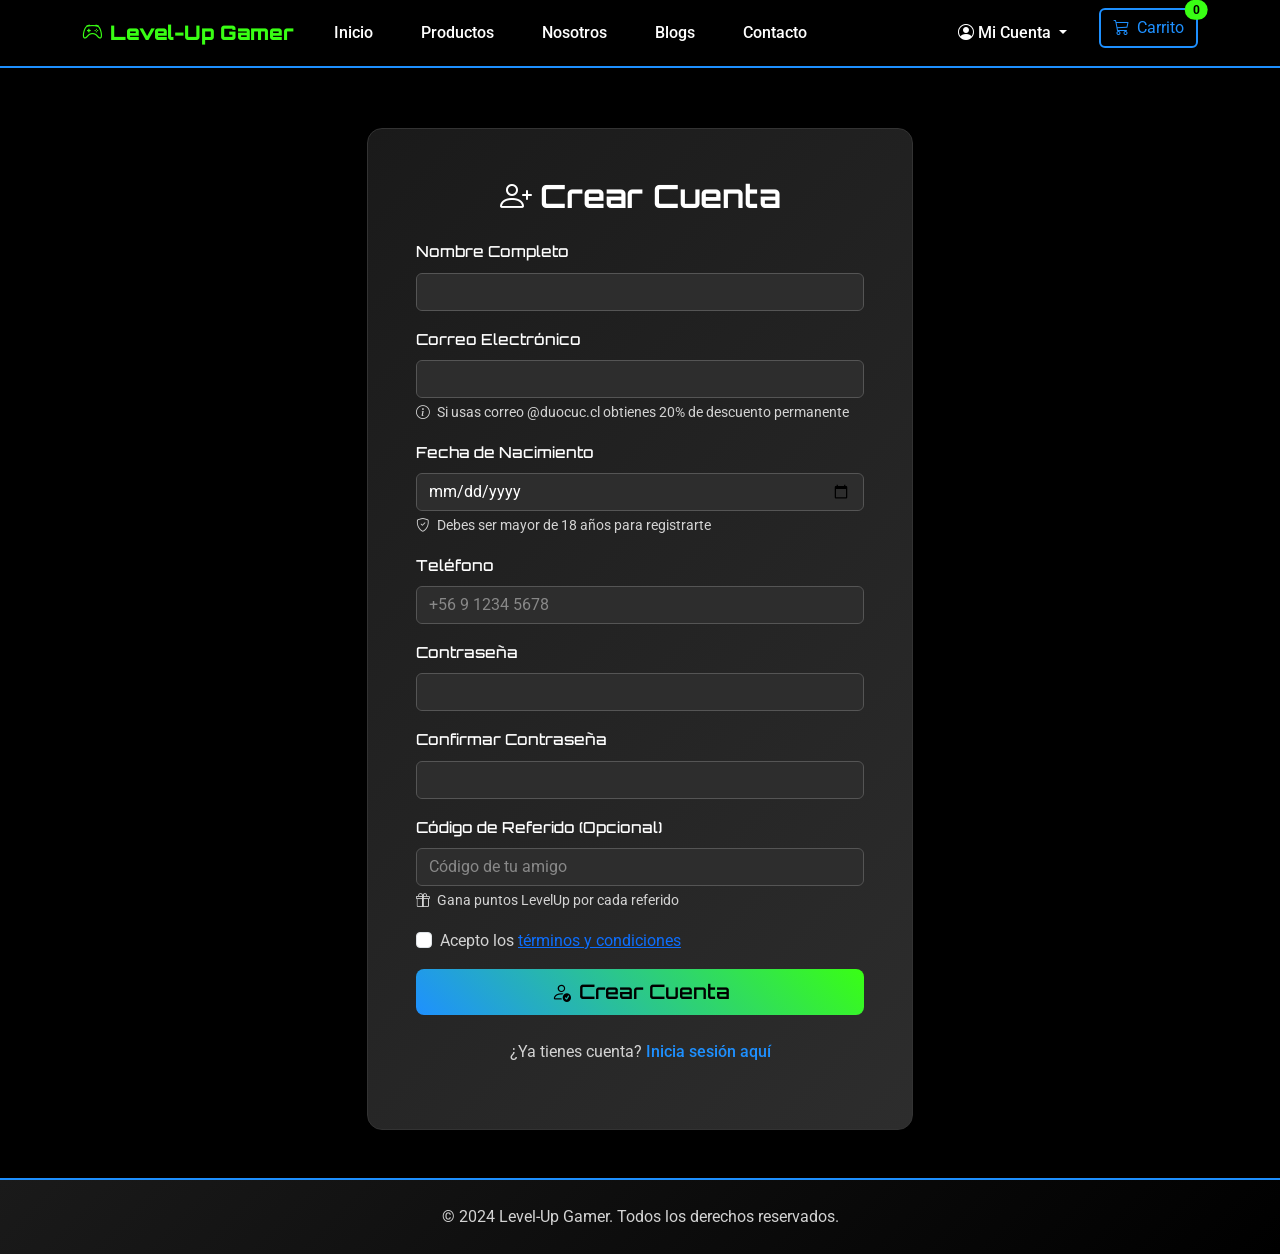
<file: Html/registro.html>
<!DOCTYPE html>
<html lang="es">
<head>
    <meta charset="UTF-8">
    <meta name="viewport" content="width=device-width, initial-scale=1.0">
    <title>Registro - Level-Up Gamer</title>
    
    <!-- Favicon -->
    <link rel="icon" href="data:image/svg+xml,<svg xmlns='http://www.w3.org/2000/svg' viewBox='0 0 100 100'><text y='.9em' font-size='90'>🎮</text></svg>">
    
    <!-- Bootstrap 5 CSS -->
    <link href="https://cdn.jsdelivr.net/npm/bootstrap@5.3.0/dist/css/bootstrap.min.css" rel="stylesheet">
    <!-- Bootstrap Icons -->
    <link rel="stylesheet" href="https://cdn.jsdelivr.net/npm/bootstrap-icons@1.10.0/font/bootstrap-icons.css">
    <!-- Custom CSS -->
    <link rel="stylesheet" href="../Css/style.css">
</head>
<body>
    <!-- Navbar -->
    <nav class="navbar navbar-expand-lg navbar-dark navbar-custom fixed-top">
        <div class="container">
            <a class="navbar-brand" href="index.html">
                <i class="bi bi-controller me-2"></i>Level-Up Gamer
            </a>
            
            <button class="navbar-toggler" type="button" data-bs-toggle="collapse" data-bs-target="#navbarNav">
                <span class="navbar-toggler-icon"></span>
            </button>
            
            <div class="collapse navbar-collapse" id="navbarNav">
                <ul class="navbar-nav me-auto">
                    <li class="nav-item">
                        <a class="nav-link" href="index.html">Inicio</a>
                    </li>
                    <li class="nav-item">
                        <a class="nav-link" href="productos.html">Productos</a>
                    </li>
                    <li class="nav-item">
                        <a class="nav-link" href="nosotros.html">Nosotros</a>
                    </li>
                    <li class="nav-item">
                        <a class="nav-link" href="blogs.html">Blogs</a>
                    </li>
                    <li class="nav-item">
                        <a class="nav-link" href="contacto.html">Contacto</a>
                    </li>
                </ul>
                
                <ul class="navbar-nav">
                    <li class="nav-item dropdown me-2">
                        <a class="nav-link dropdown-toggle text-white" href="#" id="authDropdown" role="button" data-bs-toggle="dropdown">
                            <i class="bi bi-person-circle me-1"></i>Mi Cuenta
                        </a>
                        <ul class="dropdown-menu dropdown-menu-dark">
                            <li><a class="dropdown-item text-white" href="login.html"><i class="bi bi-box-arrow-in-right me-2"></i>Login</a></li>
                            <li><a class="dropdown-item text-white active" href="registro.html"><i class="bi bi-person-plus me-2"></i>Registro</a></li>
                        </ul>
                    </li>
                    <li class="nav-item">
                        <button class="btn btn-outline-gamer position-relative" data-bs-toggle="modal" data-bs-target="#cartModal">
                            <i class="bi bi-cart3 me-2"></i>Carrito
                            <span class="position-absolute top-0 start-100 translate-middle badge rounded-pill cart-badge" id="cartCount">0</span>
                        </button>
                    </li>
                </ul>
            </div>
        </div>
    </nav>

    <!-- Registro Section -->
    <section class="py-5" style="margin-top: 80px; min-height: 80vh;">
        <div class="container">
            <div class="row justify-content-center">
                <div class="col-lg-6">
                    <div class="card product-card">
                        <div class="card-body p-5">
                            <h2 class="text-center mb-4">
                                <i class="bi bi-person-plus me-2"></i>Crear Cuenta
                            </h2>
                            
                            <form id="registerForm">
                                <div class="mb-3">
                                    <label for="nombre" class="form-label">Nombre Completo</label>
                                    <input type="text" class="form-control" id="nombre" required>
                                </div>
                                
                                <div class="mb-3">
                                    <label for="email" class="form-label">Correo Electrónico</label>
                                    <input type="email" class="form-control" id="email" required>
                                    <div class="form-text text-secondary">
                                        <i class="bi bi-info-circle me-1"></i>
                                        Si usas correo @duocuc.cl obtienes 20% de descuento permanente
                                    </div>
                                </div>
                                
                                <div class="mb-3">
                                    <label for="fechaNacimiento" class="form-label">Fecha de Nacimiento</label>
                                    <input type="date" class="form-control" id="fechaNacimiento" required>
                                    <div class="form-text text-secondary">
                                        <i class="bi bi-shield-check me-1"></i>
                                        Debes ser mayor de 18 años para registrarte
                                    </div>
                                </div>
                                
                                <div class="mb-3">
                                    <label for="telefono" class="form-label">Teléfono</label>
                                    <input type="tel" class="form-control" id="telefono" placeholder="+56 9 1234 5678">
                                </div>
                                
                                <div class="mb-3">
                                    <label for="password" class="form-label">Contraseña</label>
                                    <input type="password" class="form-control" id="password" required>
                                </div>
                                
                                <div class="mb-3">
                                    <label for="confirmPassword" class="form-label">Confirmar Contraseña</label>
                                    <input type="password" class="form-control" id="confirmPassword" required>
                                </div>
                                
                                <div class="mb-3">
                                    <label for="codigoReferido" class="form-label">Código de Referido (Opcional)</label>
                                    <input type="text" class="form-control" id="codigoReferido" placeholder="Código de tu amigo">
                                    <div class="form-text text-secondary">
                                        <i class="bi bi-gift me-1"></i>
                                        Gana puntos LevelUp por cada referido
                                    </div>
                                </div>
                                
                                <div class="mb-3 form-check">
                                    <input type="checkbox" class="form-check-input" id="terminos" required>
                                    <label class="form-check-label text-secondary" for="terminos">
                                        Acepto los <a href="#" class="text-primary">términos y condiciones</a>
                                    </label>
                                </div>
                                
                                <div class="d-grid">
                                    <button type="submit" class="btn btn-gamer btn-lg">
                                        <i class="bi bi-person-check me-2"></i>Crear Cuenta
                                    </button>
                                </div>
                            </form>
                            
                            <div class="text-center mt-4">
                                <p class="text-secondary">
                                    ¿Ya tienes cuenta? 
                                    <a href="login.html" class="text-primary text-decoration-none">Inicia sesión aquí</a>
                                </p>
                            </div>
                        </div>
                    </div>
                </div>
            </div>
        </div>
    </section>

    <!-- Footer -->
    <footer class="footer-custom py-4">
        <div class="container">
            <div class="row">
                <div class="col-12 text-center">
                    <p class="text-secondary mb-0">&copy; 2024 Level-Up Gamer. Todos los derechos reservados.</p>
                </div>
            </div>
        </div>
    </footer>

    <!-- Cart Modal -->
    <div class="modal fade" id="cartModal" tabindex="-1">
        <div class="modal-dialog modal-lg">
            <div class="modal-content" style="background: #1a1a1a; color: white;">
                <div class="modal-header border-secondary">
                    <h5 class="modal-title">
                        <i class="bi bi-cart3 me-2"></i>Carrito de Compras
                    </h5>
                    <button type="button" class="btn-close btn-close-white" data-bs-dismiss="modal"></button>
                </div>
                <div class="modal-body">
                    <div id="cartContent">
                        <!-- Los items del carrito se cargarán dinámicamente -->
                    </div>
                </div>
            </div>
        </div>
    </div>

    <!-- Bootstrap 5 JS -->
    <script src="https://cdn.jsdelivr.net/npm/bootstrap@5.3.0/dist/js/bootstrap.bundle.min.js"></script>
    <!-- Custom JS -->
    <script src="../js/validations.js"></script>
    <script src="../js/cart.js"></script>
    <script src="../js/register.js"></script>
</body>
</html>
</file>
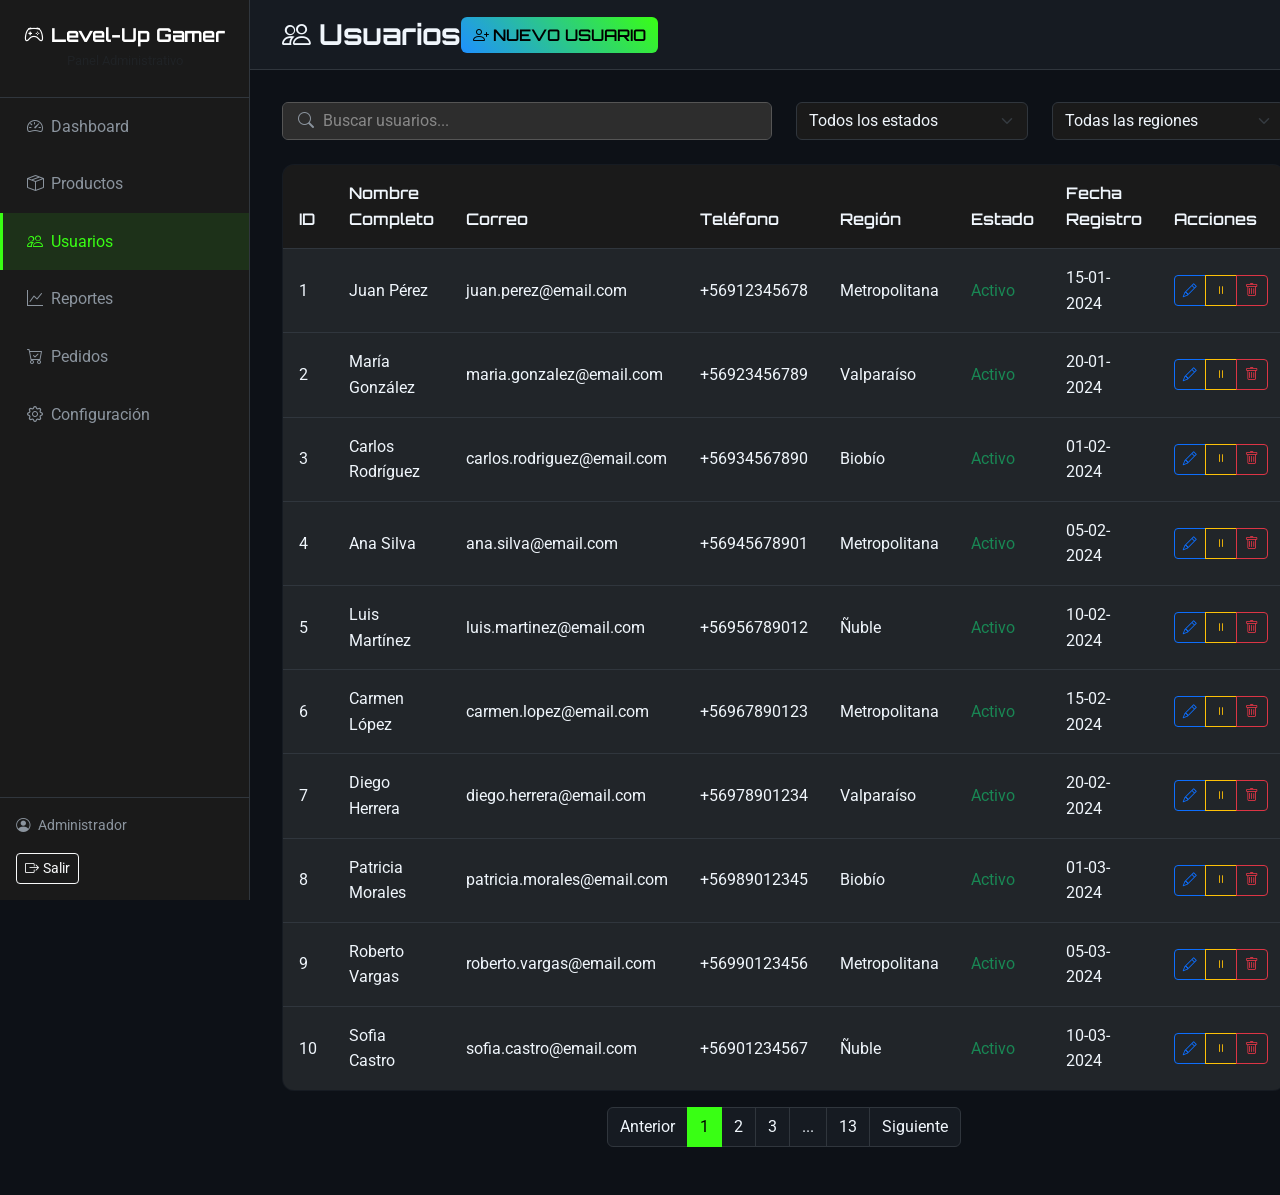
<file: Html/admin/usuarios.html>
<!DOCTYPE html>
<html lang="es">
<head>
    <meta charset="UTF-8">
    <meta name="viewport" content="width=device-width, initial-scale=1.0">
    <title>Gestión de Usuarios - Level-Up Gamer</title>
    
    <!-- Favicon -->
    <link rel="icon" href="data:image/svg+xml,<svg xmlns='http://www.w3.org/2000/svg' viewBox='0 0 100 100'><text y='.9em' font-size='90'>🎮</text></svg>">
    
    <!-- Bootstrap 5 CSS -->
    <link href="https://cdn.jsdelivr.net/npm/bootstrap@5.3.0/dist/css/bootstrap.min.css" rel="stylesheet">
    <!-- Bootstrap Icons -->
    <link rel="stylesheet" href="https://cdn.jsdelivr.net/npm/bootstrap-icons@1.10.0/font/bootstrap-icons.css">
    <!-- Custom CSS -->
    <link rel="stylesheet" href="../../Css/style.css">
    <link rel="stylesheet" href="../../Css/admin.css">
</head>
<body class="admin-body">
    <!-- Sidebar -->
    <nav class="sidebar">
        <div class="sidebar-header">
            <h4 class="text-white">
                <i class="bi bi-controller me-2"></i>Level-Up Gamer
            </h4>
            <small class="text-muted">Panel Administrativo</small>
        </div>
        
        <ul class="sidebar-menu">
            <li class="menu-item">
                <a href="index.html" class="menu-link">
                    <i class="bi bi-speedometer2 me-2"></i>Dashboard
                </a>
            </li>
            <li class="menu-item">
                <a href="../productos.html" class="menu-link">
                    <i class="bi bi-box-seam me-2"></i>Productos
                </a>
            </li>
            <li class="menu-item active">
                <a href="usuarios.html" class="menu-link">
                    <i class="bi bi-people me-2"></i>Usuarios
                </a>
            </li>
            <li class="menu-item">
                <a href="#" class="menu-link">
                    <i class="bi bi-graph-up me-2"></i>Reportes
                </a>
            </li>
            <li class="menu-item">
                <a href="#" class="menu-link">
                    <i class="bi bi-cart-check me-2"></i>Pedidos
                </a>
            </li>
            <li class="menu-item">
                <a href="#" class="menu-link">
                    <i class="bi bi-gear me-2"></i>Configuración
                </a>
            </li>
        </ul>
        
        <div class="sidebar-footer">
            <div class="user-info">
                <i class="bi bi-person-circle me-2"></i>
                <span>Administrador</span>
            </div>
            <a href="../index.html" class="btn btn-outline-light btn-sm">
                <i class="bi bi-box-arrow-right me-1"></i>Salir
            </a>
        </div>
    </nav>

    <!-- Main Content -->
    <main class="main-content">
        <!-- Header -->
        <header class="admin-header">
            <div class="d-flex justify-content-between align-items-center">
                <h1 class="admin-title">
                    <i class="bi bi-people me-2"></i>Usuarios
                </h1>
                <div class="header-actions">
                    <button class="btn btn-gamer" data-bs-toggle="modal" data-bs-target="#nuevoUsuarioModal">
                        <i class="bi bi-person-plus me-1"></i>NUEVO USUARIO
                    </button>
                </div>
            </div>
        </header>

        <!-- Users Content -->
        <div class="admin-content">
            <!-- Search and Filters -->
            <div class="row mb-4">
                <div class="col-lg-6">
                    <div class="search-box">
                        <i class="bi bi-search"></i>
                        <input type="text" class="form-control" placeholder="Buscar usuarios..." id="searchUsers">
                    </div>
                </div>
                <div class="col-lg-3">
                    <select class="form-select" id="filterStatus">
                        <option value="">Todos los estados</option>
                        <option value="activo">Activo</option>
                        <option value="inactivo">Inactivo</option>
                        <option value="pendiente">Pendiente</option>
                    </select>
                </div>
                <div class="col-lg-3">
                    <select class="form-select" id="filterRegion">
                        <option value="">Todas las regiones</option>
                        <option value="Metropolitana">Metropolitana</option>
                        <option value="Valparaíso">Valparaíso</option>
                        <option value="Biobío">Biobío</option>
                        <option value="Ñuble">Ñuble</option>
                    </select>
                </div>
            </div>

            <!-- Users Table -->
            <div class="table-responsive">
                <table class="table table-dark table-hover" id="usersTable">
                    <thead>
                        <tr>
                            <th>ID</th>
                            <th>Nombre Completo</th>
                            <th>Correo</th>
                            <th>Teléfono</th>
                            <th>Región</th>
                            <th>Estado</th>
                            <th>Fecha Registro</th>
                            <th>Acciones</th>
                        </tr>
                    </thead>
                    <tbody id="usersTableBody">
                        <!-- Los usuarios se cargarán aquí con JavaScript -->
                    </tbody>
                </table>
            </div>

            <!-- Pagination -->
            <nav aria-label="Paginación de usuarios">
                <ul class="pagination justify-content-center" id="pagination">
                    <!-- La paginación se generará con JavaScript -->
                </ul>
            </nav>
        </div>
    </main>

    <!-- Modal Nuevo Usuario -->
    <div class="modal fade" id="nuevoUsuarioModal" tabindex="-1">
        <div class="modal-dialog modal-lg">
            <div class="modal-content bg-dark">
                <div class="modal-header">
                    <h5 class="modal-title text-white">
                        <i class="bi bi-person-plus me-2"></i>NUEVO USUARIO
                    </h5>
                    <button type="button" class="btn-close btn-close-white" data-bs-dismiss="modal"></button>
                </div>
                <div class="modal-body">
                    <form id="nuevoUsuarioForm">
                        <div class="row">
                            <div class="col-md-6 mb-3">
                                <label for="nombreCompleto" class="form-label text-white">Nombre Completo</label>
                                <input type="text" class="form-control" id="nombreCompleto" required>
                            </div>
                            <div class="col-md-6 mb-3">
                                <label for="correo" class="form-label text-white">Correo</label>
                                <input type="email" class="form-control" id="correo" required>
                            </div>
                        </div>
                        <div class="row">
                            <div class="col-md-6 mb-3">
                                <label for="telefono" class="form-label text-white">Teléfono (opcional)</label>
                                <input type="tel" class="form-control" id="telefono">
                            </div>
                            <div class="col-md-6 mb-3">
                                <label for="fechaNacimiento" class="form-label text-white">Fecha de Nacimiento</label>
                                <input type="date" class="form-control" id="fechaNacimiento" required>
                            </div>
                        </div>
                        <div class="row">
                            <div class="col-md-6 mb-3">
                                <label for="region" class="form-label text-white">Seleccione la región</label>
                                <select class="form-select" id="region" required>
                                    <option value="">Seleccione una región</option>
                                    <option value="Metropolitana">Región Metropolitana de Santiago</option>
                                    <option value="Valparaíso">Región de Valparaíso</option>
                                    <option value="Biobío">Región del Biobío</option>
                                    <option value="Ñuble">Región de Ñuble</option>
                                    <option value="Araucanía">Región de La Araucanía</option>
                                    <option value="Los Lagos">Región de Los Lagos</option>
                                </select>
                            </div>
                            <div class="col-md-6 mb-3">
                                <label for="comuna" class="form-label text-white">Seleccione la comuna</label>
                                <select class="form-select" id="comuna" required>
                                    <option value="">Seleccione una comuna</option>
                                    <option value="Santiago">Santiago</option>
                                    <option value="Valparaíso">Valparaíso</option>
                                    <option value="Concepción">Concepción</option>
                                    <option value="Chillán">Chillán</option>
                                </select>
                            </div>
                        </div>
                        <div class="row">
                            <div class="col-md-6 mb-3">
                                <label for="password" class="form-label text-white">Contraseña</label>
                                <input type="password" class="form-control" id="password" required>
                            </div>
                            <div class="col-md-6 mb-3">
                                <label for="confirmPassword" class="form-label text-white">Confirmar Contraseña</label>
                                <input type="password" class="form-control" id="confirmPassword" required>
                            </div>
                        </div>
                    </form>
                </div>
                <div class="modal-footer">
                    <button type="button" class="btn btn-secondary" data-bs-dismiss="modal">Cancelar</button>
                    <button type="button" class="btn btn-gamer" onclick="crearUsuario()">
                        <i class="bi bi-check-lg me-1"></i>REGISTRAR
                    </button>
                </div>
            </div>
        </div>
    </div>

    <!-- Bootstrap JS -->
    <script src="https://cdn.jsdelivr.net/npm/bootstrap@5.3.0/dist/js/bootstrap.bundle.min.js"></script>
    <!-- Custom JS -->
    <script src="../../js/admin.js"></script>
    <script src="../../js/admin-users.js"></script>
</body>
</html>
</file>
<file: Css/style.css>
/* Level-Up Gamer - Estilos Personalizados */

/* Importar fuentes de Google */
@import url('https://fonts.googleapis.com/css2?family=Roboto:wght@300;400;500;700&family=Orbitron:wght@400;700;900&display=swap');

/* Variables de colores */
:root {
    --bg-primary: #000000;
    --accent-blue: #1E90FF;
    --accent-green: #39FF14;
    --text-primary: #FFFFFF;
    --text-secondary: #D3D3D3;
    --font-main: 'Roboto', sans-serif;
    --font-heading: 'Orbitron', sans-serif;
}

/* Estilos generales */
body {
    font-family: var(--font-main);
    background-color: var(--bg-primary);
    color: var(--text-primary);
    line-height: 1.6;
}

/* Títulos con fuente Orbitron */
h1, h2, h3, h4, h5, h6 {
    font-family: var(--font-heading);
    font-weight: 700;
}

/* Navbar personalizada */
.navbar-custom {
    background-color: var(--bg-primary) !important;
    border-bottom: 2px solid var(--accent-blue);
}

.navbar-brand {
    font-family: var(--font-heading);
    font-weight: 900;
    color: var(--accent-green) !important;
}

.nav-link {
    color: var(--text-primary) !important;
    transition: all 0.3s ease;
    padding: 0.75rem 1.25rem !important;
    border-radius: 8px;
    margin: 0 0.25rem;
    font-weight: 500;
}

.nav-link:hover {
    color: var(--accent-blue) !important;
    background: rgba(30, 144, 255, 0.1);
    transform: translateY(-2px);
}

.nav-link.active {
    background: linear-gradient(45deg, var(--accent-blue), var(--accent-green));
    color: var(--bg-primary) !important;
    font-weight: 600;
}

/* Botones personalizados */
.btn-gamer {
    background: linear-gradient(45deg, var(--accent-blue), var(--accent-green));
    border: none;
    color: var(--bg-primary);
    font-weight: 500;
    transition: transform 0.3s ease;
}

.btn-gamer:hover {
    transform: translateY(-2px);
    color: var(--bg-primary);
}

.btn-outline-gamer {
    border: 2px solid var(--accent-blue);
    color: var(--accent-blue);
    background: transparent;
}

.btn-outline-gamer:hover {
    background: var(--accent-blue);
    color: var(--bg-primary);
}

/* Cards de productos */
.product-card {
    background: linear-gradient(135deg, #1a1a1a, #2d2d2d);
    border: 1px solid #333;
    border-radius: 15px;
    transition: transform 0.3s ease, box-shadow 0.3s ease;
    overflow: hidden;
}

.product-card:hover {
    transform: translateY(-5px);
    box-shadow: 0 10px 25px rgba(30, 144, 255, 0.3);
    border-color: var(--accent-blue);
}

.product-card .card-body {
    background: transparent;
}

.product-card .card-title {
    color: var(--accent-green);
    font-family: var(--font-heading);
}

.product-card .card-text {
    color: var(--text-primary);
    font-family: var(--font-heading);
    font-weight: 400;
    font-size: 0.9rem;
    line-height: 1.4;
}

.product-price {
    color: var(--accent-blue);
    font-size: 1.5rem;
    font-weight: 700;
}

/* Hero section */
.hero-section {
    background: linear-gradient(135deg, var(--bg-primary), #1a1a1a);
    padding: 100px 0;
}

.hero-title {
    font-size: 3.5rem;
    font-weight: 900;
    background: linear-gradient(45deg, var(--accent-blue), var(--accent-green));
    -webkit-background-clip: text;
    -webkit-text-fill-color: transparent;
    background-clip: text;
}

/* Carrito de compras */
.cart-badge {
    background: var(--accent-green) !important;
    color: var(--bg-primary) !important;
}

/* Footer */
.footer-custom {
    background: linear-gradient(135deg, #1a1a1a, var(--bg-primary));
    border-top: 2px solid var(--accent-blue);
}

/* Categorías */
.category-card .card-text {
    color: var(--text-primary);
}

/* Formularios */
.form-label {
    color: var(--text-primary) !important;
    font-family: var(--font-heading);
    font-weight: 500;
    font-size: 0.95rem;
}

.form-control {
    background-color: #2d2d2d !important;
    border: 1px solid #555 !important;
    color: var(--text-primary) !important;
    font-family: var(--font-main);
}

.form-control:focus {
    background-color: #2d2d2d !important;
    border-color: var(--accent-blue) !important;
    color: var(--text-primary) !important;
    box-shadow: 0 0 0 0.2rem rgba(30, 144, 255, 0.25) !important;
}

.form-text {
    color: var(--accent-green) !important;
    font-family: var(--font-main);
    font-size: 0.85rem;
}

.form-check-label {
    color: var(--text-primary) !important;
    font-family: var(--font-main);
}

.card-title {
    color: var(--accent-green) !important;
    font-family: var(--font-heading);
    font-weight: 700;
}

/* Títulos de formularios */
h2 {
    color: #FFFFFF !important;
    font-family: var(--font-heading);
    font-weight: 700;
    font-size: 2rem;
}

/* Títulos de secciones */
.display-4, .display-5, .display-6 {
    color: var(--text-primary) !important;
    font-family: var(--font-heading);
}

/* Texto de enlaces y botones */
.text-decoration-none {
    color: var(--accent-blue) !important;
    font-family: var(--font-main);
    font-weight: 500;
}

.text-decoration-none:hover {
    color: var(--accent-green) !important;
}

/* Placeholder text */
.form-control::placeholder {
    color: #888 !important;
    font-family: var(--font-main);
}

/* Botones de formulario */
.btn-gamer {
    font-family: var(--font-heading) !important;
    font-weight: 600 !important;
}

/* Texto del footer */
.text-secondary {
    color: var(--text-secondary) !important;
    font-family: var(--font-main);
}

/* Product Detail Page Styles */
.product-image-container {
    background-color: #f8f9fa;
    border-radius: 8px;
    padding: 1rem;
}

.main-image-container {
    border: 2px solid #dee2e6;
    border-radius: 8px;
    overflow: hidden;
    background-color: white;
    min-height: 400px;
    display: flex;
    align-items: center;
    justify-content: center;
}

.main-product-image {
    max-height: 400px;
    width: 100%;
    object-fit: contain;
}

.thumbnail-image {
    height: 80px;
    object-fit: cover;
    border: 2px solid #dee2e6;
    border-radius: 4px;
    cursor: pointer;
    transition: border-color 0.3s ease;
}

.thumbnail-image:hover {
    border-color: var(--accent-blue);
}

.product-details {
    padding: 1rem;
}

.product-title {
    font-family: var(--font-heading);
    font-size: 2rem;
    font-weight: 700;
    color: var(--text-primary);
    margin: 0;
}

.product-price-large {
    font-family: var(--font-heading);
    font-size: 2rem;
    font-weight: 700;
    color: var(--accent-green);
}

.product-description p {
    font-size: 1rem;
    line-height: 1.6;
    color: var(--text-secondary);
}

.quantity-section {
    max-width: 200px;
}

.quantity-dropdown {
    background-color: var(--bg-primary);
    border: 2px solid #dee2e6;
    color: var(--text-primary);
    font-size: 1rem;
    padding: 0.75rem;
}

.quantity-dropdown:focus {
    border-color: var(--accent-blue);
    box-shadow: 0 0 0 0.2rem rgba(30, 144, 255, 0.25);
}

.add-to-cart-btn {
    background-color: #007bff;
    border-color: #007bff;
    font-size: 1.1rem;
    padding: 0.75rem 1.5rem;
    font-weight: 600;
}

.add-to-cart-btn:hover {
    background-color: #0056b3;
    border-color: #0056b3;
}

/* Related Products Grid */
.related-product-card {
    background-color: white;
    border: 2px solid #dee2e6;
    border-radius: 8px;
    overflow: hidden;
    transition: transform 0.3s ease, box-shadow 0.3s ease;
    cursor: pointer;
    max-width: 200px;
    margin: 0 auto;
}

.related-product-card:hover {
    transform: translateY(-2px);
    box-shadow: 0 4px 15px rgba(0, 0, 0, 0.1);
}

.related-product-image {
    width: 100%;
    height: 150px;
    object-fit: cover;
    background-color: #f8f9fa;
    display: flex;
    align-items: center;
    justify-content: center;
    color: #6c757d;
    font-size: 2rem;
}

/* Mensajes de validación */
.error-message {
    font-size: 0.875rem;
    font-weight: 500;
    margin-top: 0.25rem;
}

.warning-message {
    font-size: 0.875rem;
    font-weight: 500;
    margin-top: 0.25rem;
}

.success-message {
    font-size: 0.875rem;
    font-weight: 600;
    margin-top: 0.25rem;
    background: linear-gradient(45deg, #28a745, #20c997);
    -webkit-background-clip: text;
    -webkit-text-fill-color: transparent;
    background-clip: text;
    animation: pulse 2s infinite;
}

@keyframes pulse {
    0% { opacity: 1; }
    50% { opacity: 0.7; }
    100% { opacity: 1; }
}

/* Campo con error */
.form-control.is-invalid {
    border-color: #dc3545;
    box-shadow: 0 0 0 0.2rem rgba(220, 53, 69, 0.25);
}

/* Campo con éxito */
.form-control.is-valid {
    border-color: #28a745;
    box-shadow: 0 0 0 0.2rem rgba(40, 167, 69, 0.25);
}

/* Responsive */
@media (max-width: 768px) {
    .hero-title {
        font-size: 2.5rem;
    }
    
    .product-title {
        font-size: 1.5rem;
    }
    
    .product-price-large {
        font-size: 1.5rem;
    }
}
</file>
<file: Css/admin.css>
/* Level-Up Gamer - Estilos del Panel de Administración */

/* Variables específicas para admin */
:root {
    --admin-sidebar-bg: #1a1a1a;
    --admin-sidebar-width: 250px;
    --admin-header-height: 70px;
    --admin-content-bg: #0d1117;
    --admin-card-bg: #161b22;
    --admin-border: #30363d;
    --admin-text: #f0f6fc;
    --admin-text-muted: #8b949e;
}

/* Layout principal del admin */
.admin-body {
    background-color: var(--admin-content-bg);
    color: var(--admin-text);
    font-family: var(--font-main);
    margin: 0;
    padding: 0;
    display: flex;
    min-height: 100vh;
}

/* Sidebar */
.sidebar {
    width: var(--admin-sidebar-width);
    background-color: var(--admin-sidebar-bg);
    border-right: 1px solid var(--admin-border);
    position: fixed;
    height: 100vh;
    left: 0;
    top: 0;
    z-index: 1000;
    display: flex;
    flex-direction: column;
}

.sidebar-header {
    padding: 1.5rem 1rem;
    border-bottom: 1px solid var(--admin-border);
    text-align: center;
}

.sidebar-header h4 {
    margin: 0;
    font-family: var(--font-heading);
    font-size: 1.2rem;
}

.sidebar-header small {
    font-size: 0.8rem;
}

/* Menú del sidebar */
.sidebar-menu {
    list-style: none;
    padding: 0;
    margin: 0;
    flex-grow: 1;
}

.menu-item {
    margin: 0;
}

.menu-link {
    display: flex;
    align-items: center;
    padding: 1rem 1.5rem;
    color: var(--admin-text-muted);
    text-decoration: none;
    transition: all 0.3s ease;
    border-left: 3px solid transparent;
}

.menu-link:hover {
    color: var(--admin-text);
    background-color: rgba(255, 255, 255, 0.05);
    border-left-color: var(--accent-blue);
}

.menu-item.active .menu-link {
    color: var(--accent-green);
    background-color: rgba(57, 255, 20, 0.1);
    border-left-color: var(--accent-green);
}

/* Footer del sidebar */
.sidebar-footer {
    padding: 1rem;
    border-top: 1px solid var(--admin-border);
}

.user-info {
    display: flex;
    align-items: center;
    margin-bottom: 1rem;
    color: var(--admin-text-muted);
    font-size: 0.9rem;
}

/* Contenido principal */
.main-content {
    margin-left: var(--admin-sidebar-width);
    flex-grow: 1;
    display: flex;
    flex-direction: column;
}

/* Header del admin */
.admin-header {
    background-color: var(--admin-card-bg);
    border-bottom: 1px solid var(--admin-border);
    padding: 1rem 2rem;
    height: var(--admin-header-height);
    display: flex;
    align-items: center;
}

.admin-title {
    margin: 0;
    font-family: var(--font-heading);
    font-size: 1.8rem;
    color: var(--admin-text);
}

.header-actions {
    display: flex;
    align-items: center;
    gap: 1rem;
}

/* Contenido del admin */
.admin-content {
    padding: 2rem;
    flex-grow: 1;
}

/* Tarjetas de bienvenida */
.welcome-card {
    background: linear-gradient(135deg, var(--admin-card-bg) 0%, #1a1a1a 100%);
    border: 1px solid var(--admin-border);
    border-radius: 12px;
    padding: 2rem;
    margin-bottom: 2rem;
}

.welcome-title {
    font-family: var(--font-heading);
    color: var(--accent-green);
    margin-bottom: 1rem;
}

.welcome-text {
    color: var(--admin-text-muted);
    font-size: 1.1rem;
    margin: 0;
}

/* Tarjetas de estadísticas */
.stat-card {
    background-color: var(--admin-card-bg);
    border: 1px solid var(--admin-border);
    border-radius: 12px;
    padding: 1.5rem;
    display: flex;
    align-items: center;
    transition: transform 0.3s ease, box-shadow 0.3s ease;
}

.stat-card:hover {
    transform: translateY(-2px);
    box-shadow: 0 8px 25px rgba(0, 0, 0, 0.3);
}

.stat-icon {
    width: 60px;
    height: 60px;
    border-radius: 12px;
    display: flex;
    align-items: center;
    justify-content: center;
    margin-right: 1rem;
    font-size: 1.5rem;
    color: white;
}

.stat-content {
    flex-grow: 1;
}

.stat-number {
    font-family: var(--font-heading);
    font-size: 2rem;
    font-weight: 700;
    margin: 0;
    color: var(--admin-text);
}

.stat-label {
    color: var(--admin-text-muted);
    margin: 0;
    font-size: 0.9rem;
}

/* Tarjetas de acción */
.action-card {
    background-color: var(--admin-card-bg);
    border: 1px solid var(--admin-border);
    border-radius: 12px;
    padding: 2rem;
    height: 100%;
    transition: transform 0.3s ease;
}

.action-card:hover {
    transform: translateY(-2px);
}

.action-title {
    font-family: var(--font-heading);
    color: var(--admin-text);
    margin-bottom: 1rem;
}

.action-text {
    color: var(--admin-text-muted);
    margin-bottom: 1.5rem;
}

/* Tarjeta de actividad */
.activity-card {
    background-color: var(--admin-card-bg);
    border: 1px solid var(--admin-border);
    border-radius: 12px;
    padding: 2rem;
}

.activity-title {
    font-family: var(--font-heading);
    color: var(--admin-text);
    margin-bottom: 1.5rem;
}

.activity-list {
    display: flex;
    flex-direction: column;
    gap: 1rem;
}

.activity-item {
    display: flex;
    align-items: center;
    padding: 1rem;
    background-color: rgba(255, 255, 255, 0.02);
    border-radius: 8px;
    border: 1px solid var(--admin-border);
}

.activity-item i {
    font-size: 1.2rem;
    margin-right: 1rem;
    width: 20px;
}

.activity-content {
    flex-grow: 1;
}

.activity-text {
    margin: 0;
    color: var(--admin-text);
}

.activity-time {
    color: var(--admin-text-muted);
    font-size: 0.8rem;
}

/* Tabla de usuarios */
.table-dark {
    background-color: var(--admin-card-bg);
    border: 1px solid var(--admin-border);
    border-radius: 12px;
    overflow: hidden;
}

.table-dark th {
    background-color: var(--admin-sidebar-bg);
    border-color: var(--admin-border);
    color: var(--admin-text);
    font-family: var(--font-heading);
    font-weight: 600;
    padding: 1rem;
}

.table-dark td {
    border-color: var(--admin-border);
    color: var(--admin-text);
    padding: 1rem;
    vertical-align: middle;
}

.table-dark tbody tr:hover {
    background-color: rgba(255, 255, 255, 0.05);
}

/* Botones de acción */
.btn-action {
    padding: 0.25rem 0.5rem;
    margin: 0 0.25rem;
    font-size: 0.8rem;
}

/* Estados de usuario */
.badge {
    font-size: 0.75rem;
    padding: 0.5rem 0.75rem;
}

.badge-activo {
    background-color: var(--accent-green);
    color: #000;
}

.badge-inactivo {
    background-color: #dc3545;
    color: white;
}

.badge-pendiente {
    background-color: #ffc107;
    color: #000;
}

/* Caja de búsqueda */
.search-box {
    position: relative;
}

.search-box i {
    position: absolute;
    left: 1rem;
    top: 50%;
    transform: translateY(-50%);
    color: var(--admin-text-muted);
}

.search-box input {
    padding-left: 2.5rem;
    background-color: var(--admin-card-bg);
    border: 1px solid var(--admin-border);
    color: var(--admin-text);
}

.search-box input:focus {
    background-color: var(--admin-card-bg);
    border-color: var(--accent-blue);
    color: var(--admin-text);
    box-shadow: 0 0 0 0.2rem rgba(30, 144, 255, 0.25);
}

/* Formularios en modales */
.modal-content {
    background-color: var(--admin-card-bg);
    border: 1px solid var(--admin-border);
}

.modal-header {
    border-bottom: 1px solid var(--admin-border);
}

.modal-footer {
    border-top: 1px solid var(--admin-border);
}

.form-control, .form-select {
    background-color: var(--admin-sidebar-bg);
    border: 1px solid var(--admin-border);
    color: var(--admin-text);
}

.form-control:focus, .form-select:focus {
    background-color: var(--admin-sidebar-bg);
    border-color: var(--accent-blue);
    color: var(--admin-text);
    box-shadow: 0 0 0 0.2rem rgba(30, 144, 255, 0.25);
}

.form-label {
    color: var(--admin-text);
    font-weight: 500;
}

/* Paginación */
.pagination .page-link {
    background-color: var(--admin-card-bg);
    border: 1px solid var(--admin-border);
    color: var(--admin-text);
}

.pagination .page-link:hover {
    background-color: var(--admin-sidebar-bg);
    border-color: var(--admin-border);
    color: var(--accent-green);
}

.pagination .page-item.active .page-link {
    background-color: var(--accent-green);
    border-color: var(--accent-green);
    color: #000;
}

/* Responsive */
@media (max-width: 768px) {
    .sidebar {
        transform: translateX(-100%);
        transition: transform 0.3s ease;
    }
    
    .sidebar.show {
        transform: translateX(0);
    }
    
    .main-content {
        margin-left: 0;
    }
    
    .admin-content {
        padding: 1rem;
    }
    
    .stat-card {
        flex-direction: column;
        text-align: center;
    }
    
    .stat-icon {
        margin-right: 0;
        margin-bottom: 1rem;
    }
}
</file>
